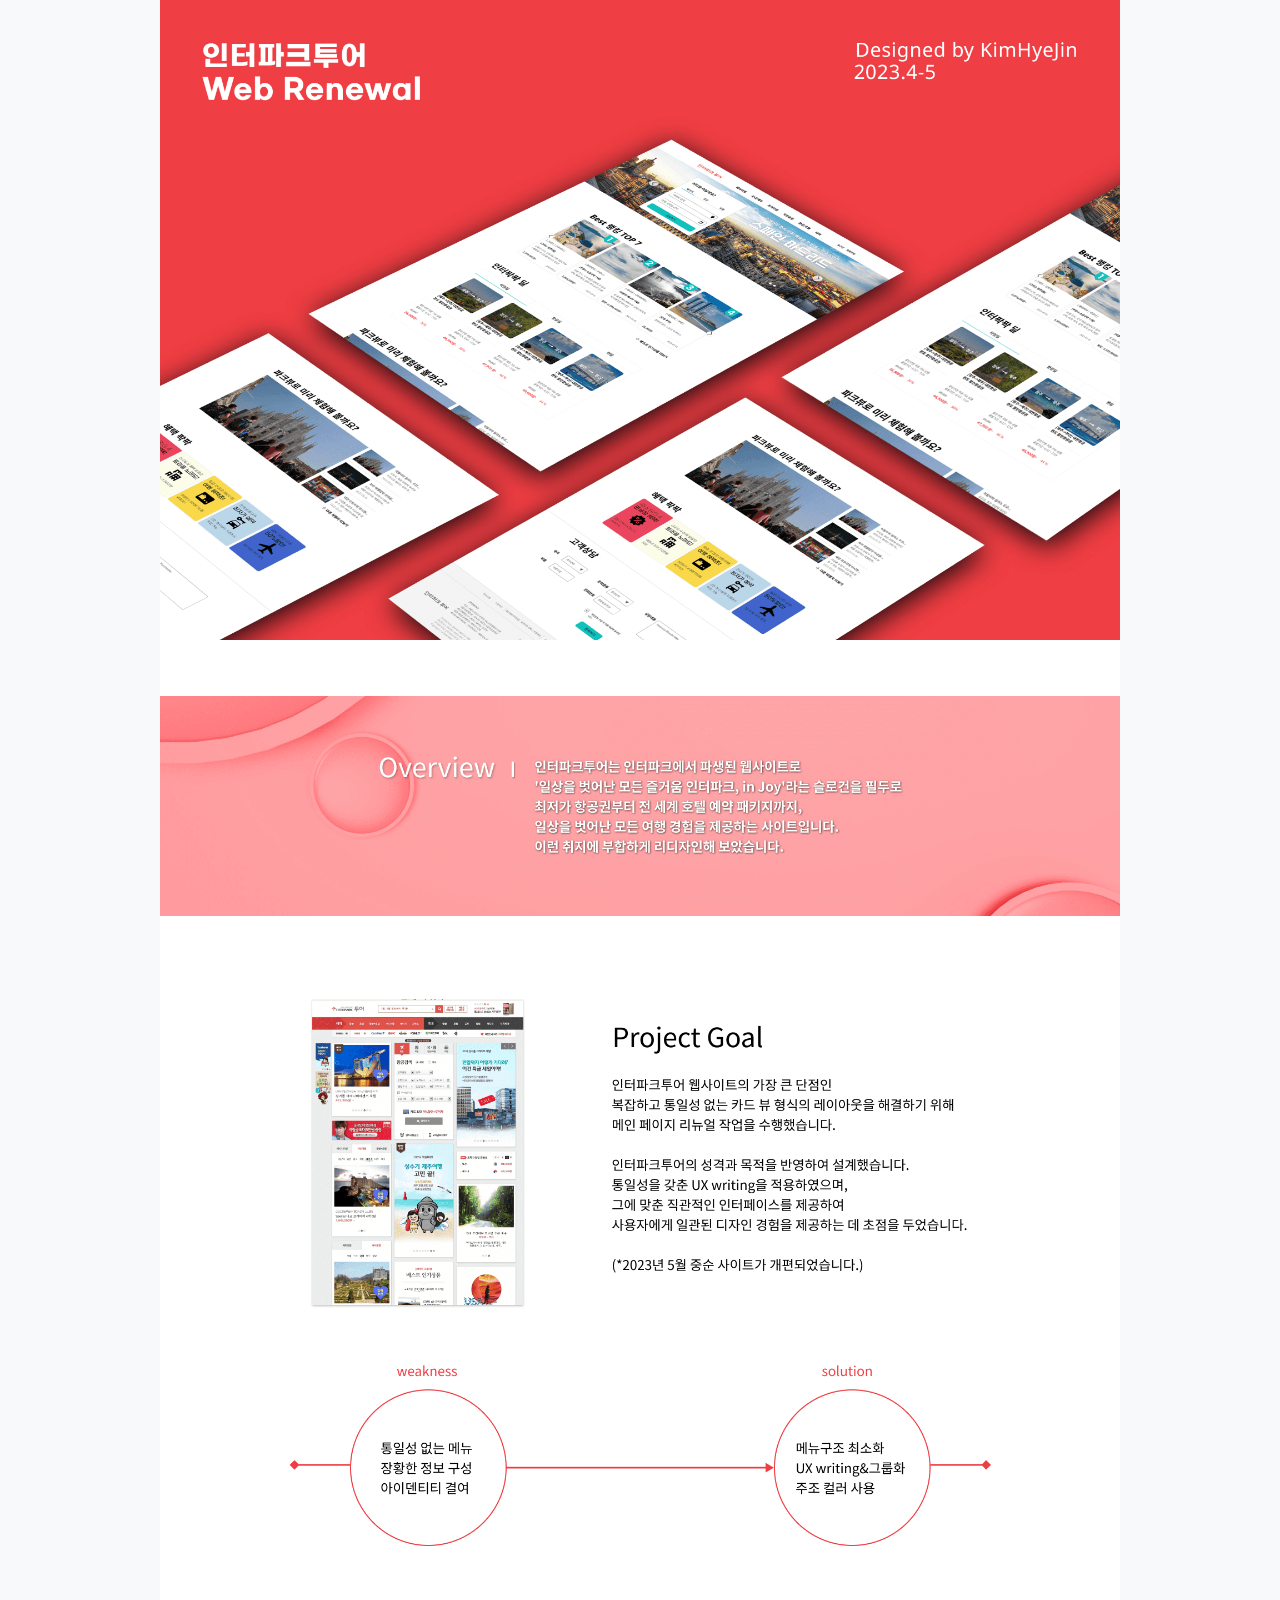
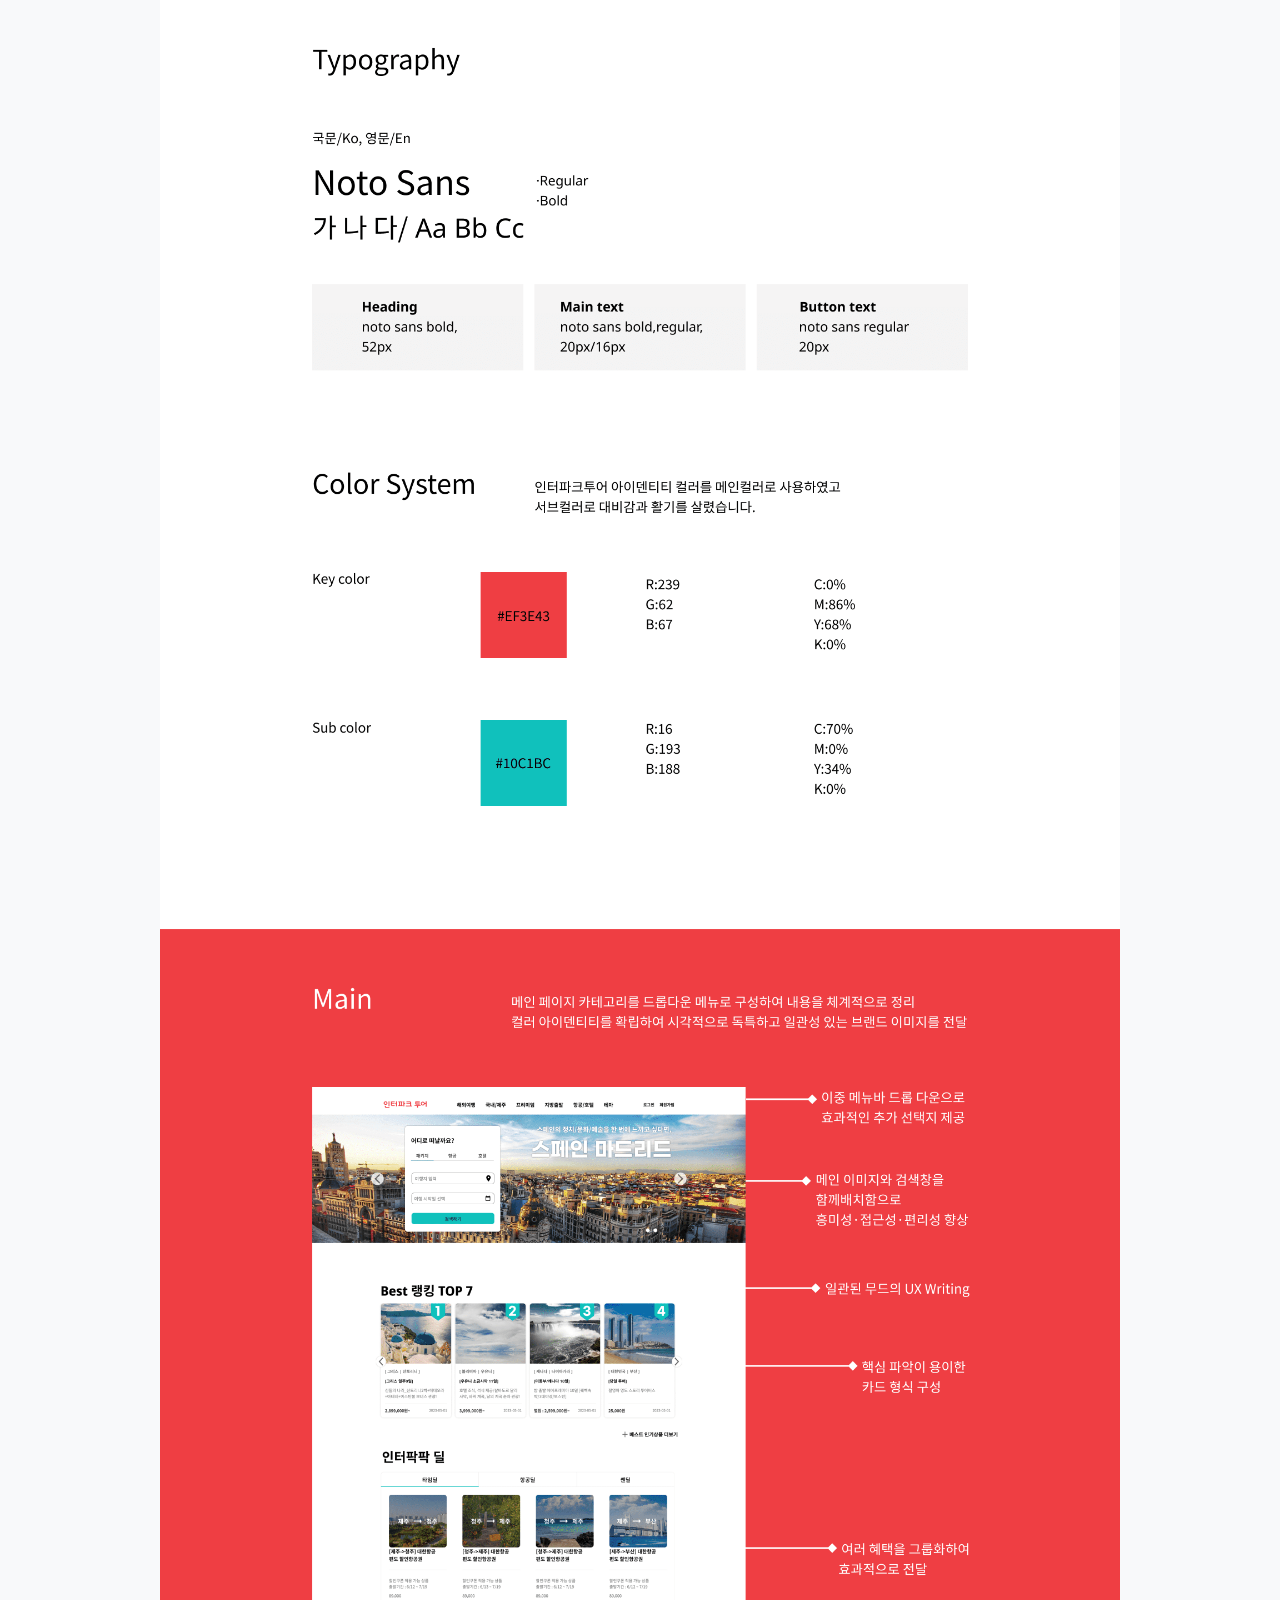
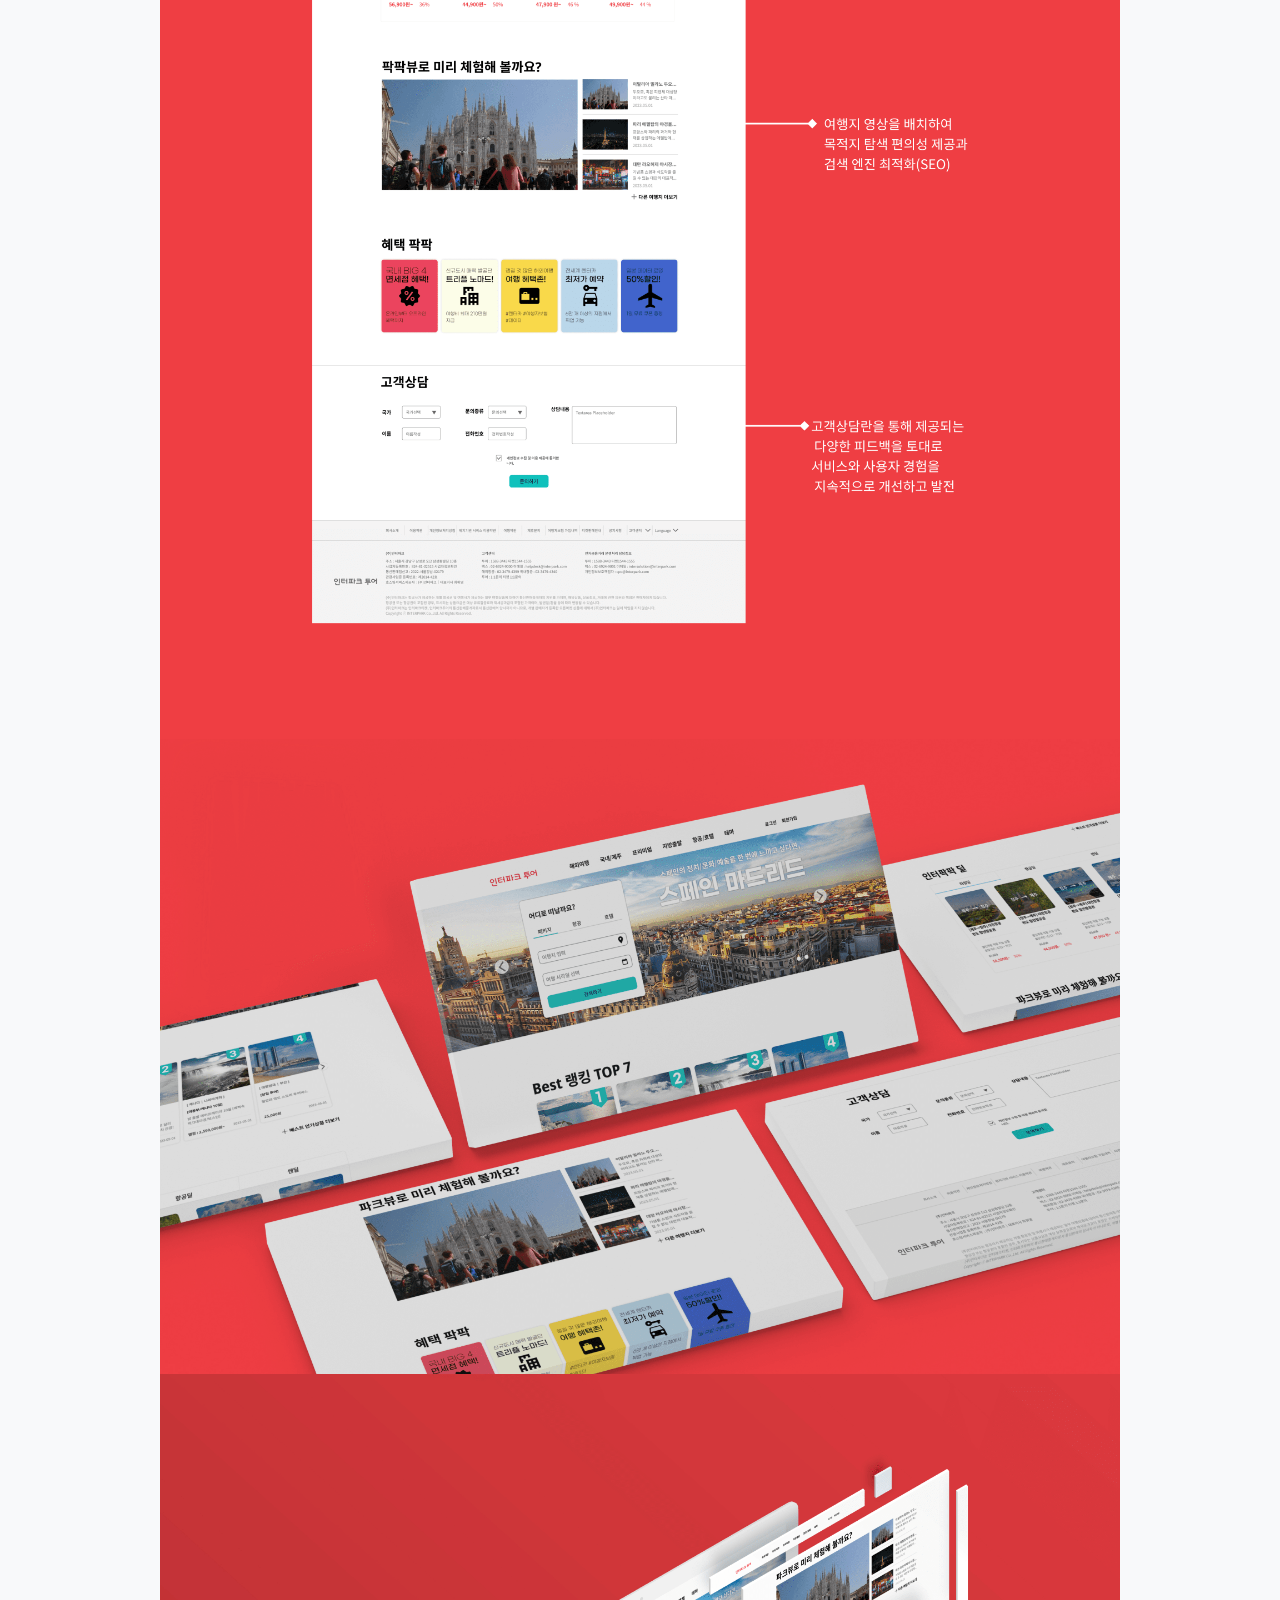
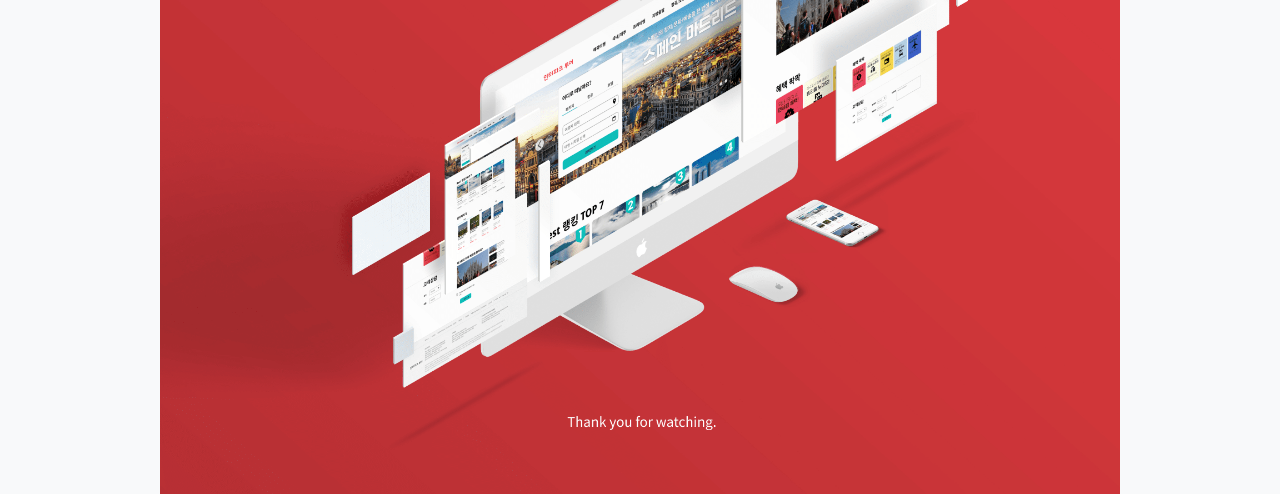
<file: sub1.html>
<!DOCTYPE html>
<html lang="en">
<head>
    <meta charset="UTF-8">
    <meta name="viewport" content="width=device-width, initial-scale=1.0">
    <link rel="stylesheet" href="./css/styles.css">
    <title>인터파크투어 리디자인</title>
</head>
<body>
    <div class="designImg">
        <img src="./assets/img/project01.png" alt="인터파크장표">
    </div>
</body>
</html>
</file>
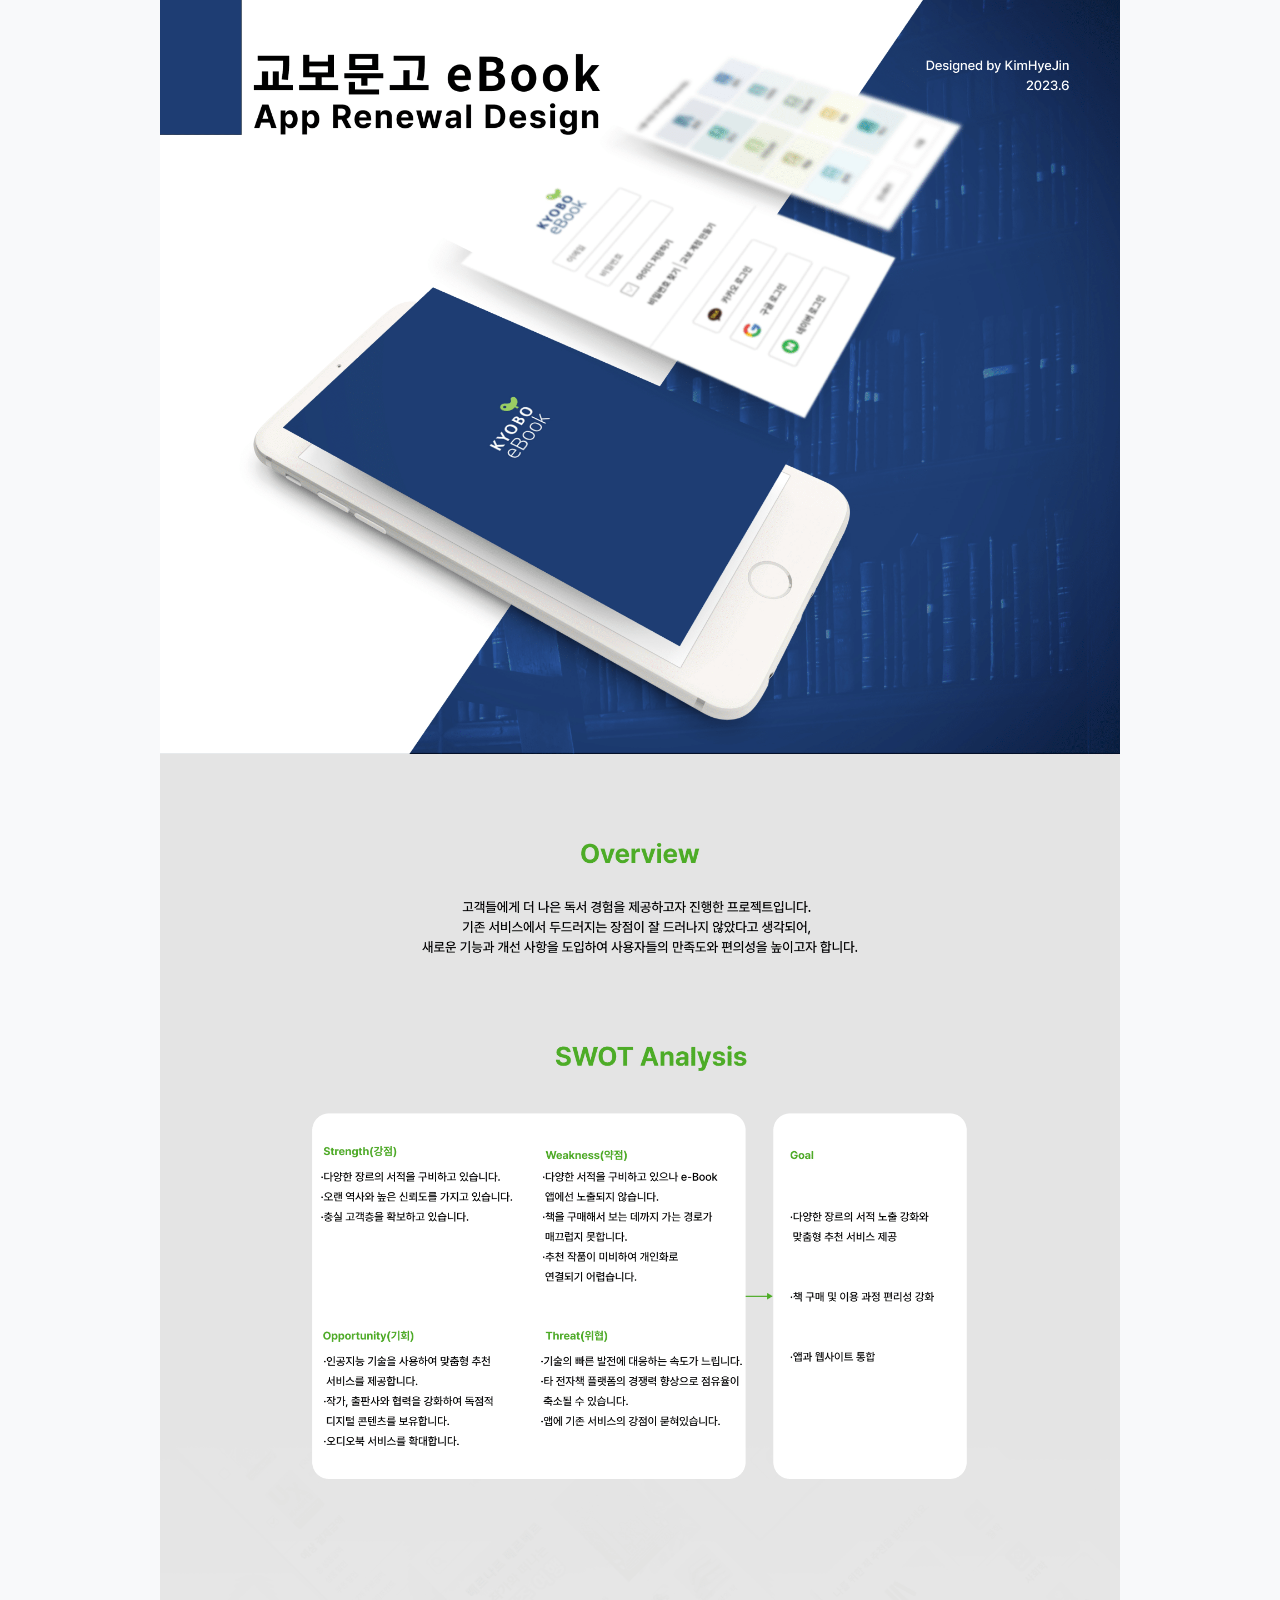
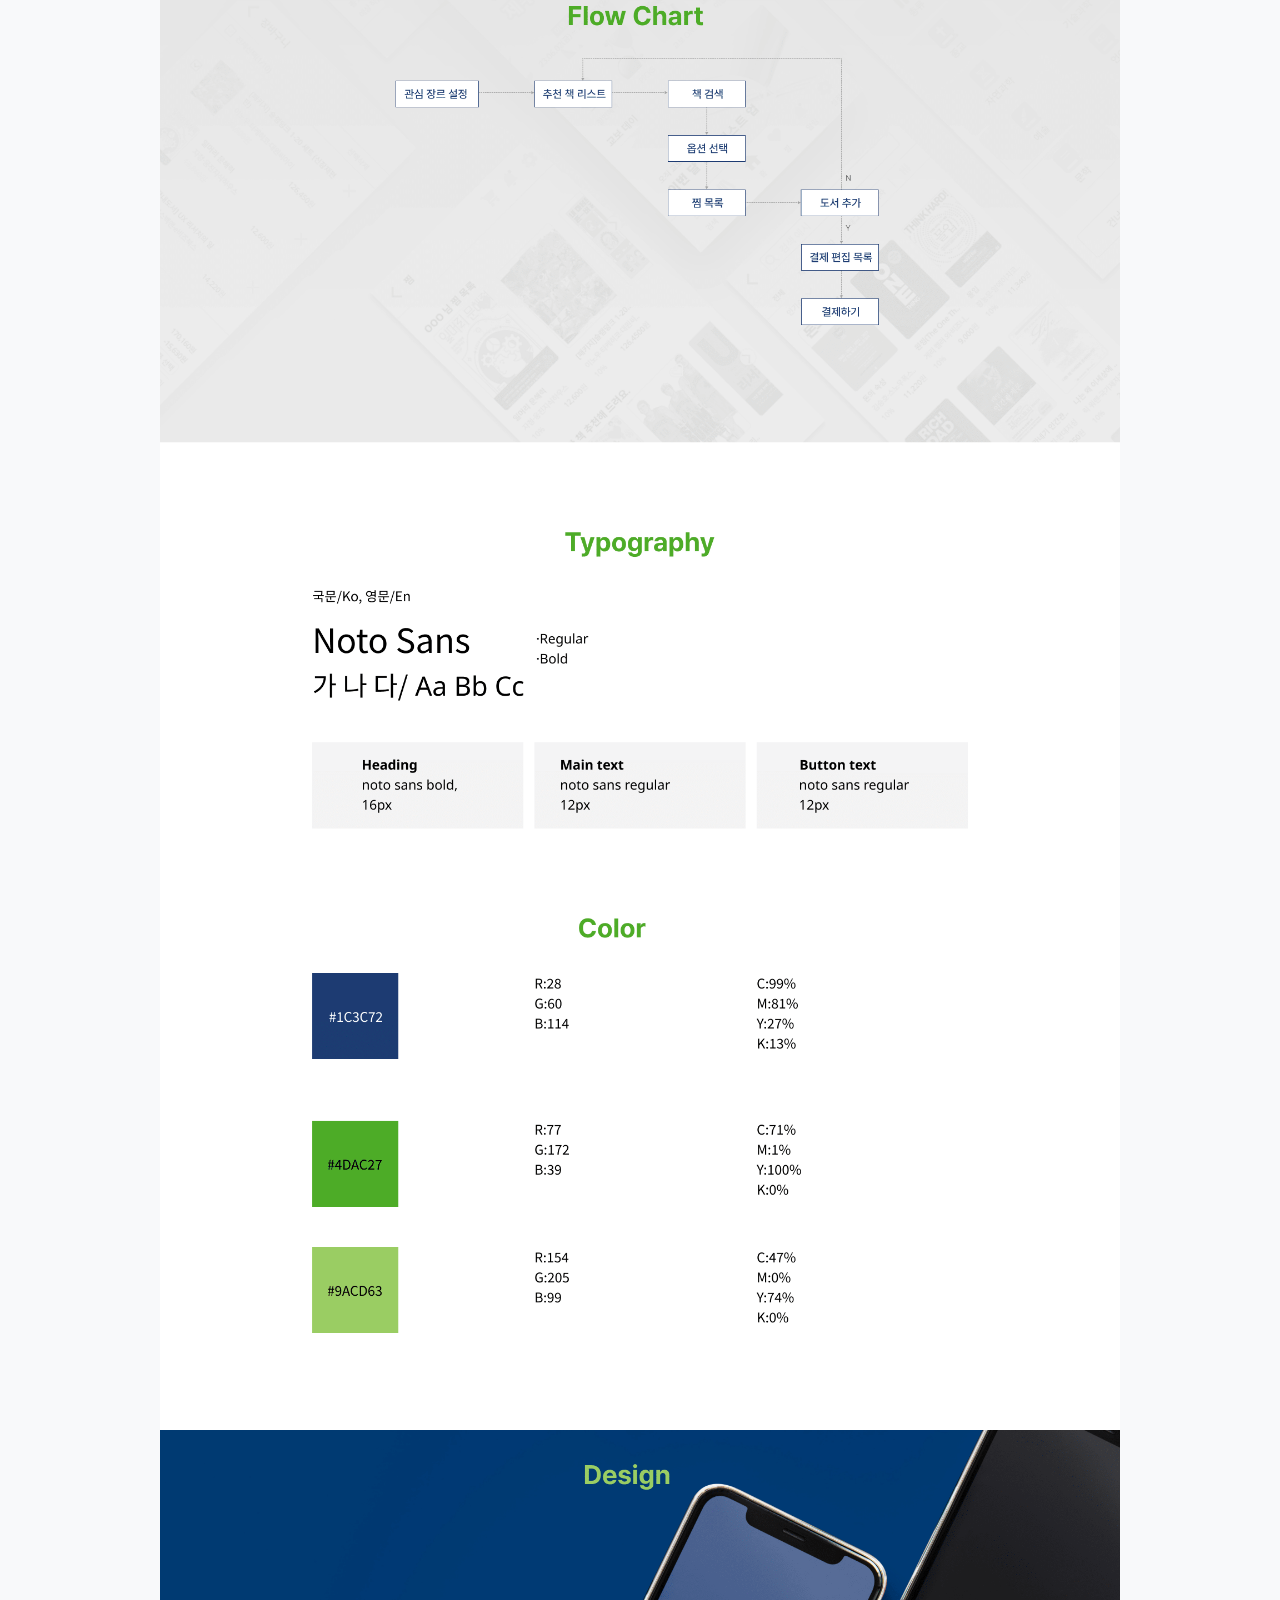
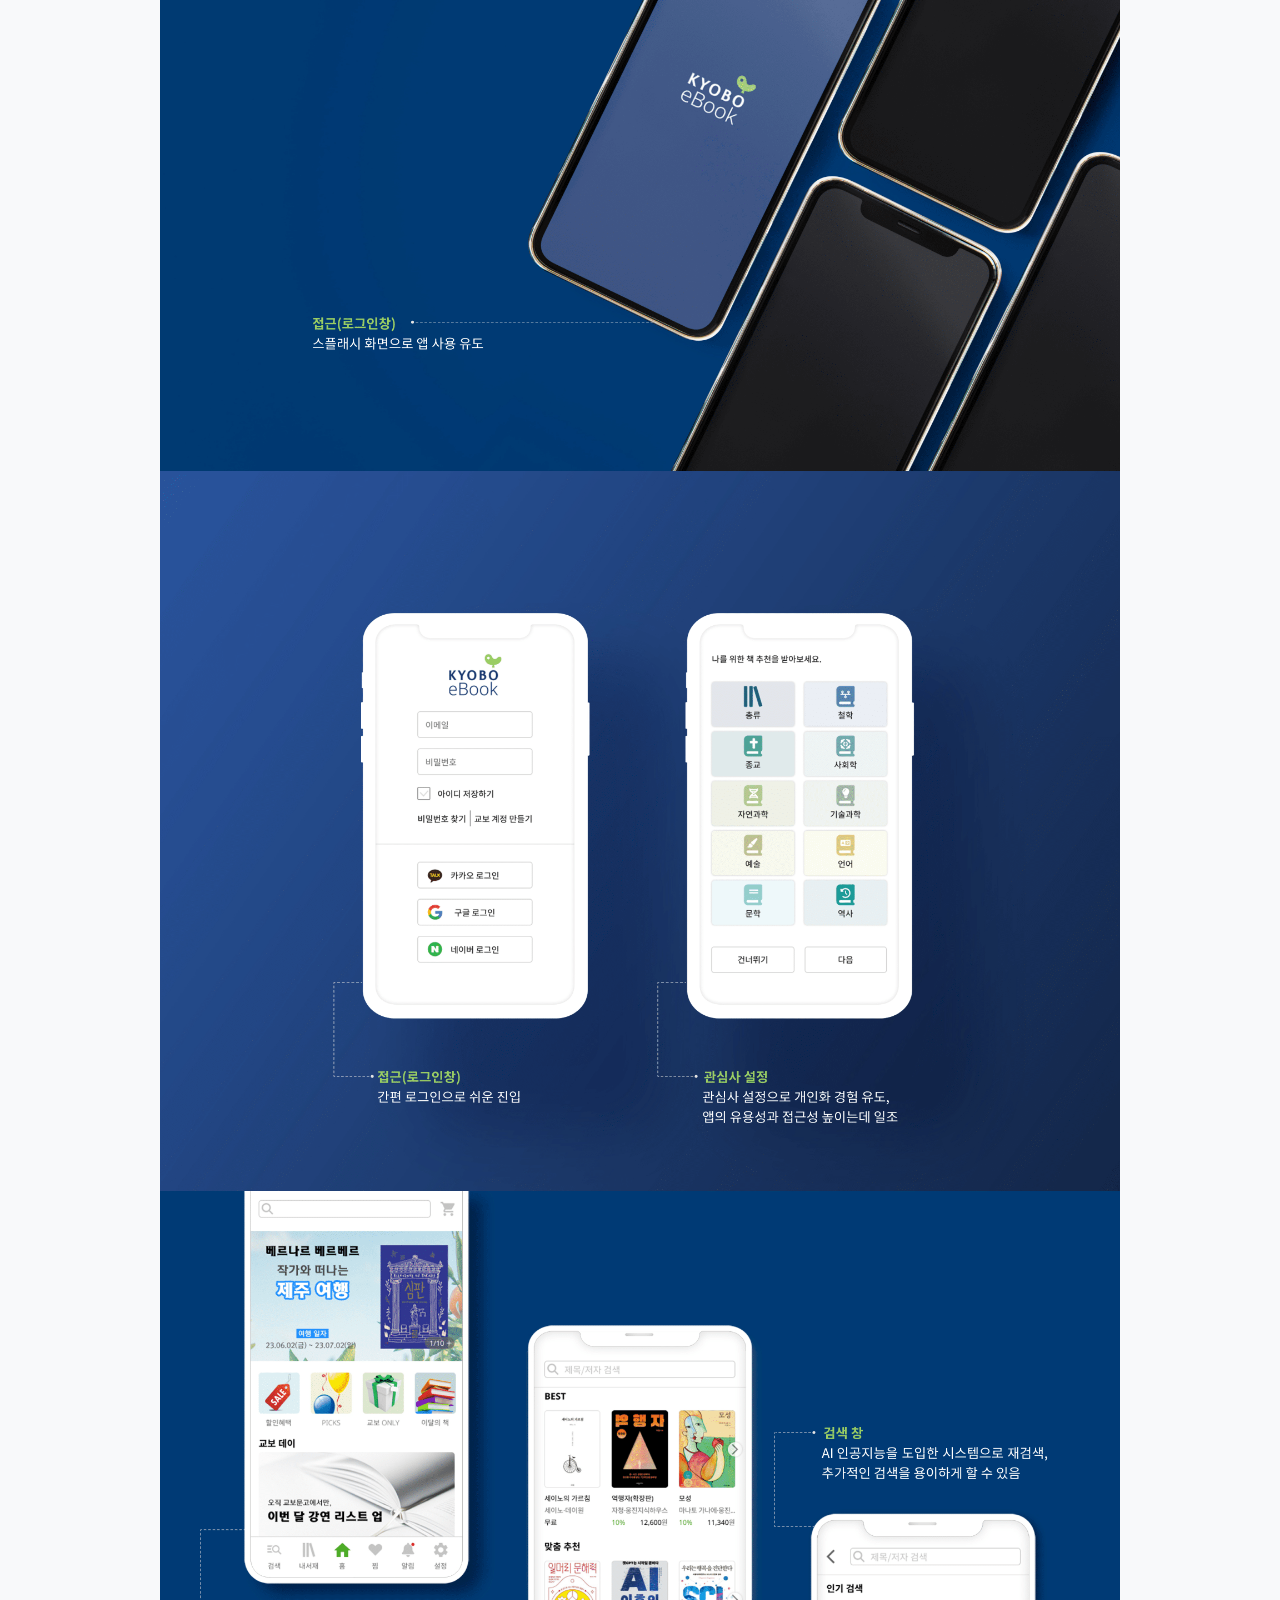
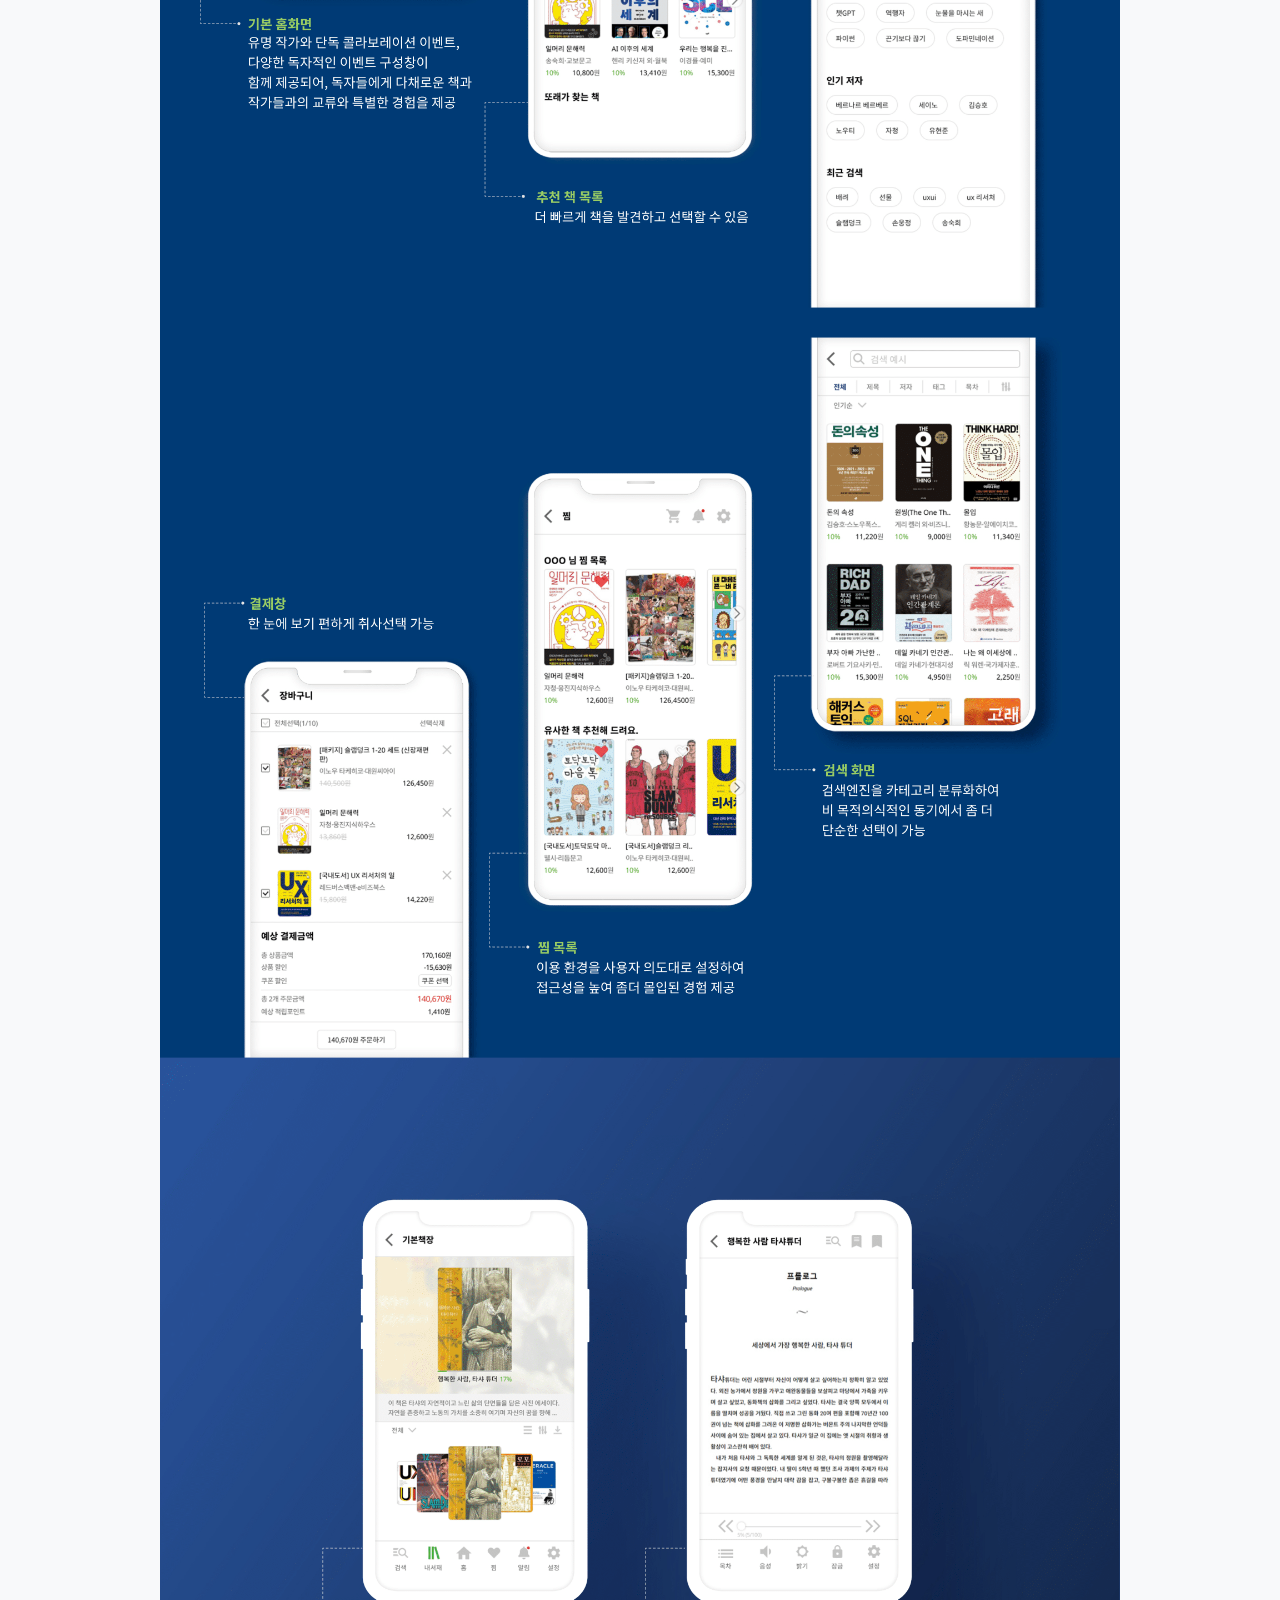
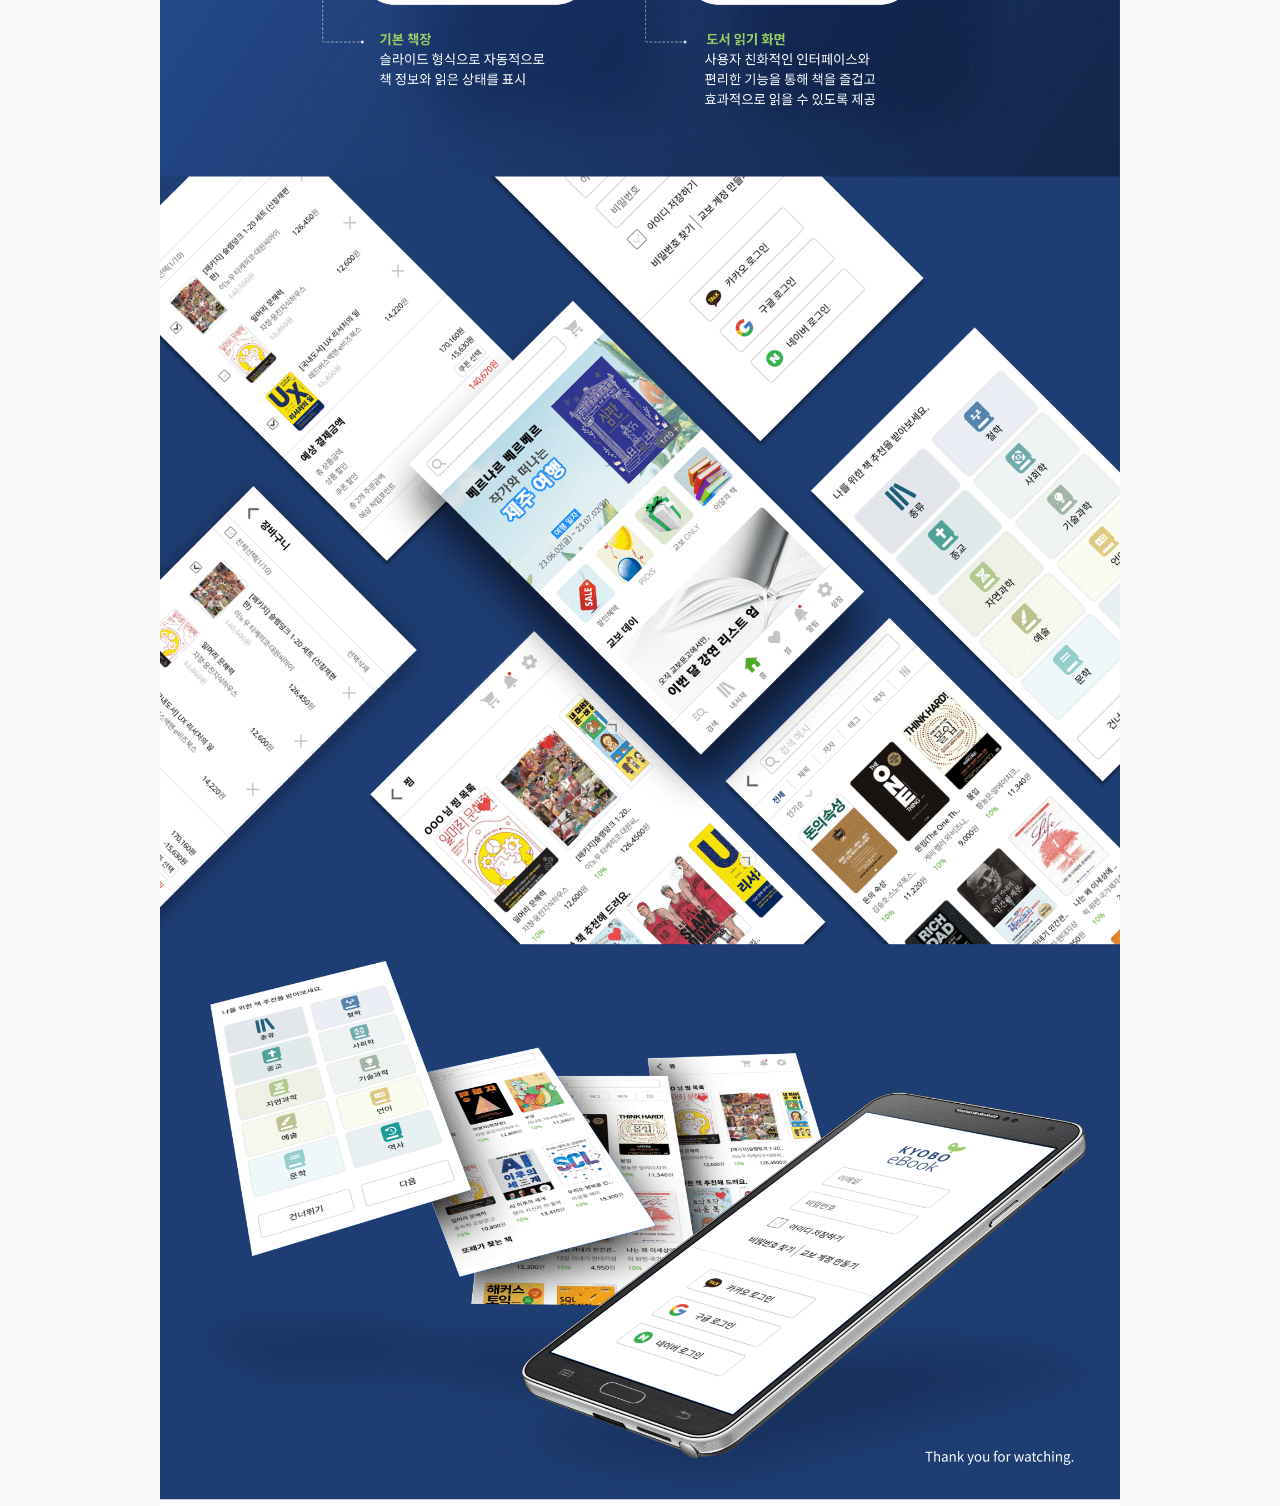
<file: sub2.html>
<!DOCTYPE html>
<html lang="en">
<head>
    <meta charset="UTF-8">
    <meta name="viewport" content="width=device-width, initial-scale=1.0">
    <link rel="stylesheet" href="./css/styles.css">
    <title>교보문고 ebook App 리디자인</title>
</head>
<body>
    <div class="designImg">
        <img src="./assets/img/project02.png" alt="인터파크장표">
    </div>
</body>
</html>
</file>
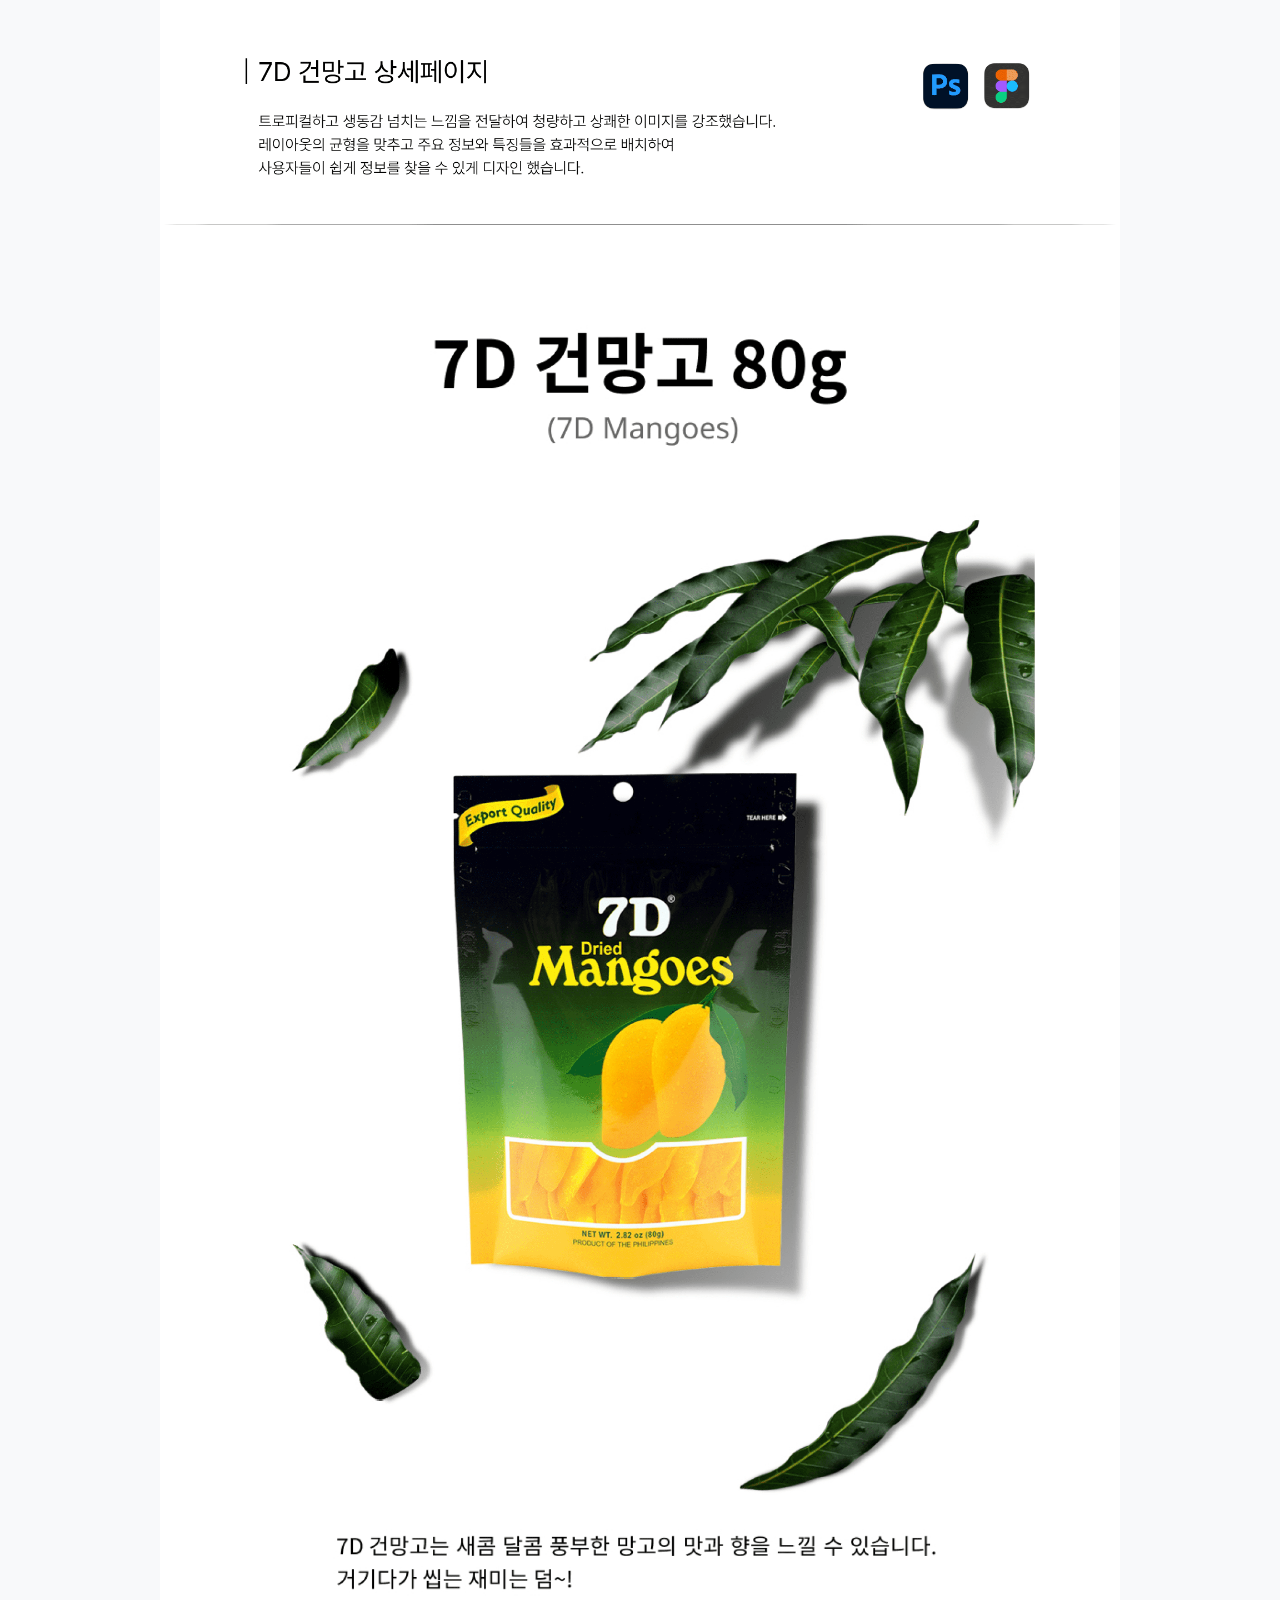
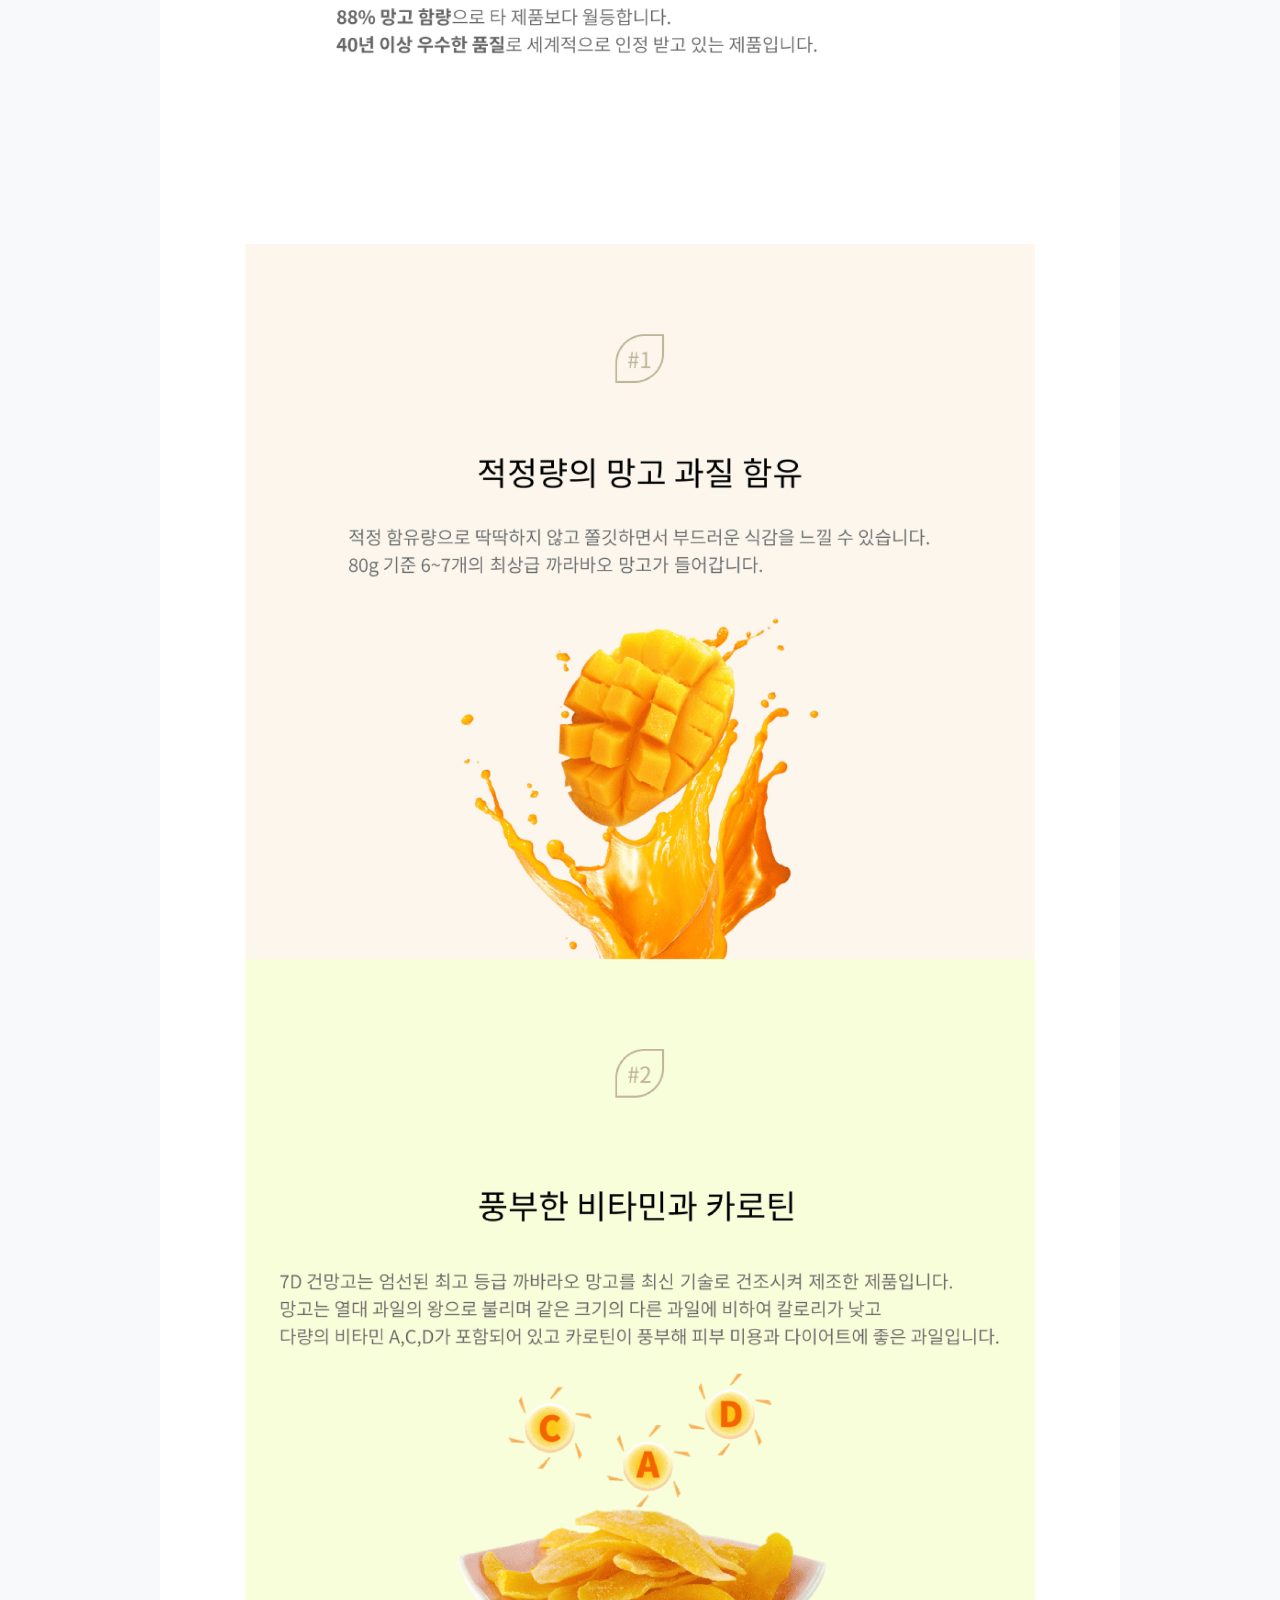
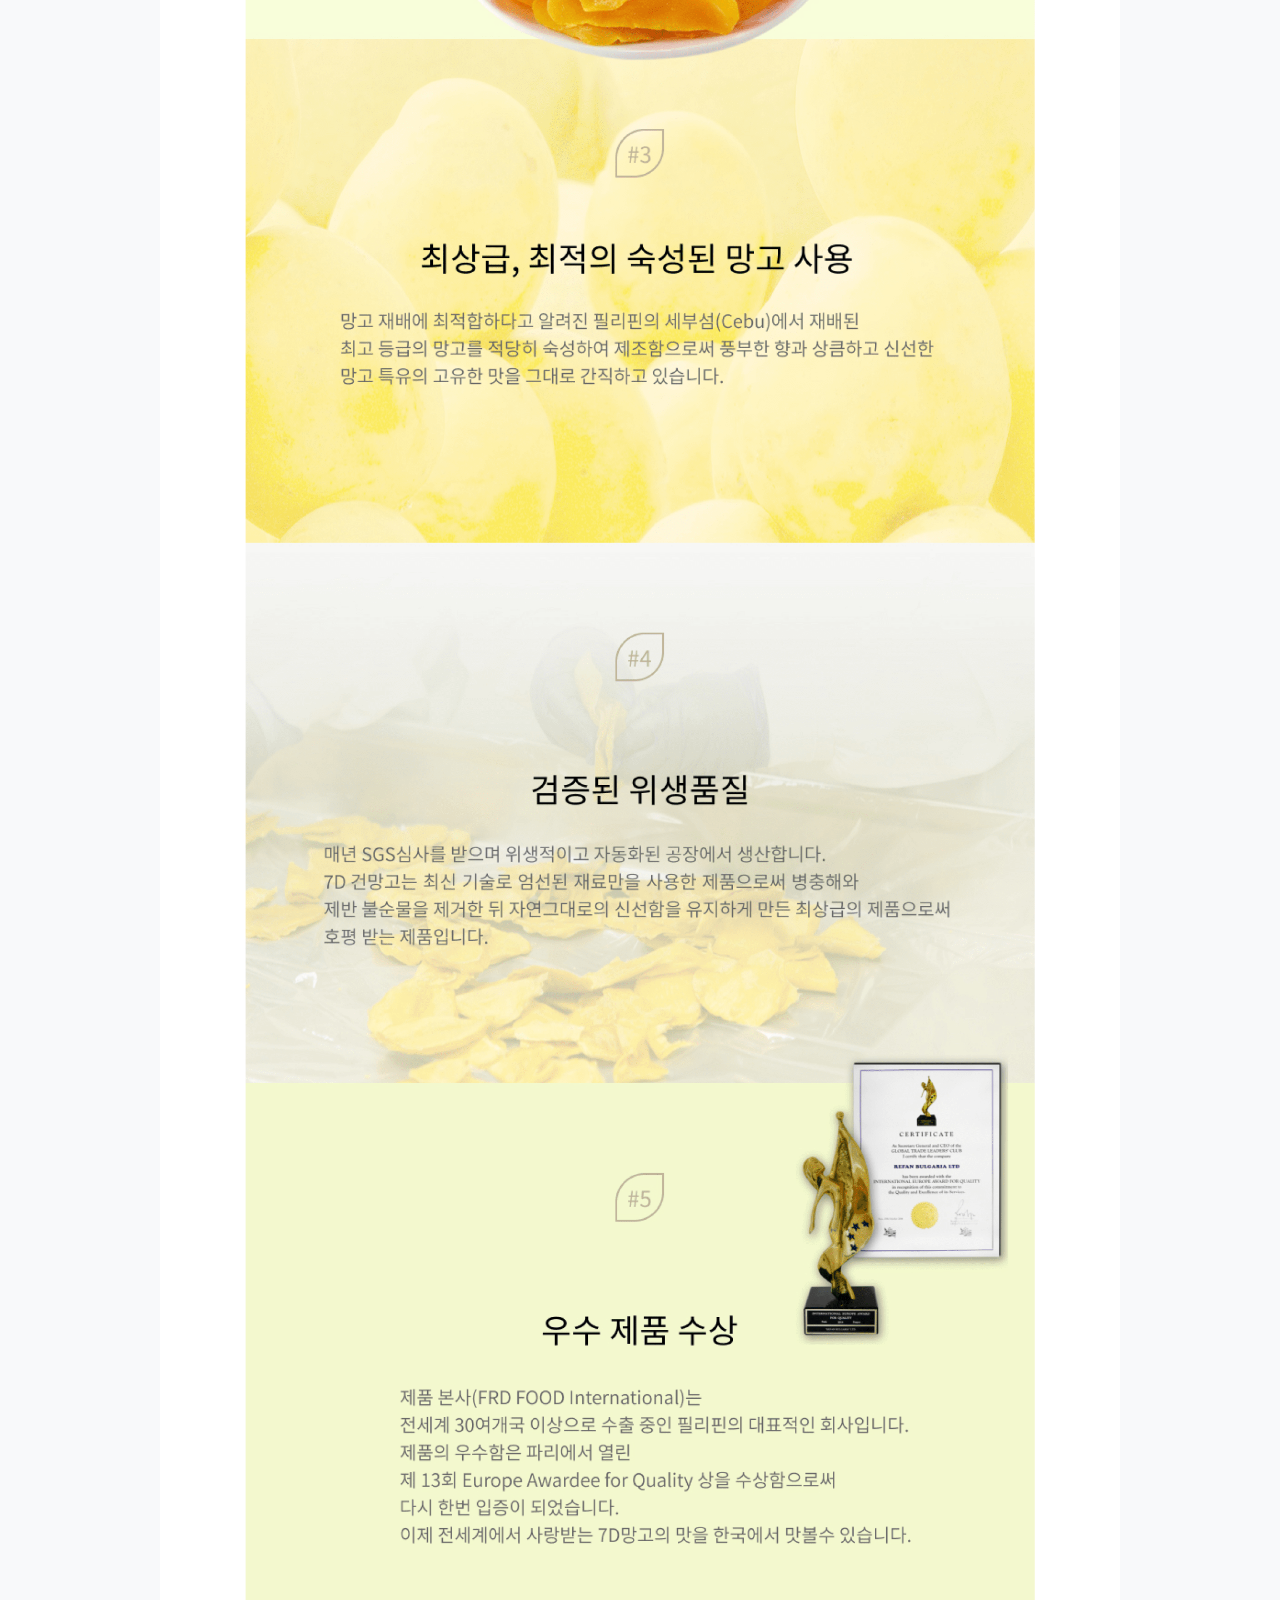
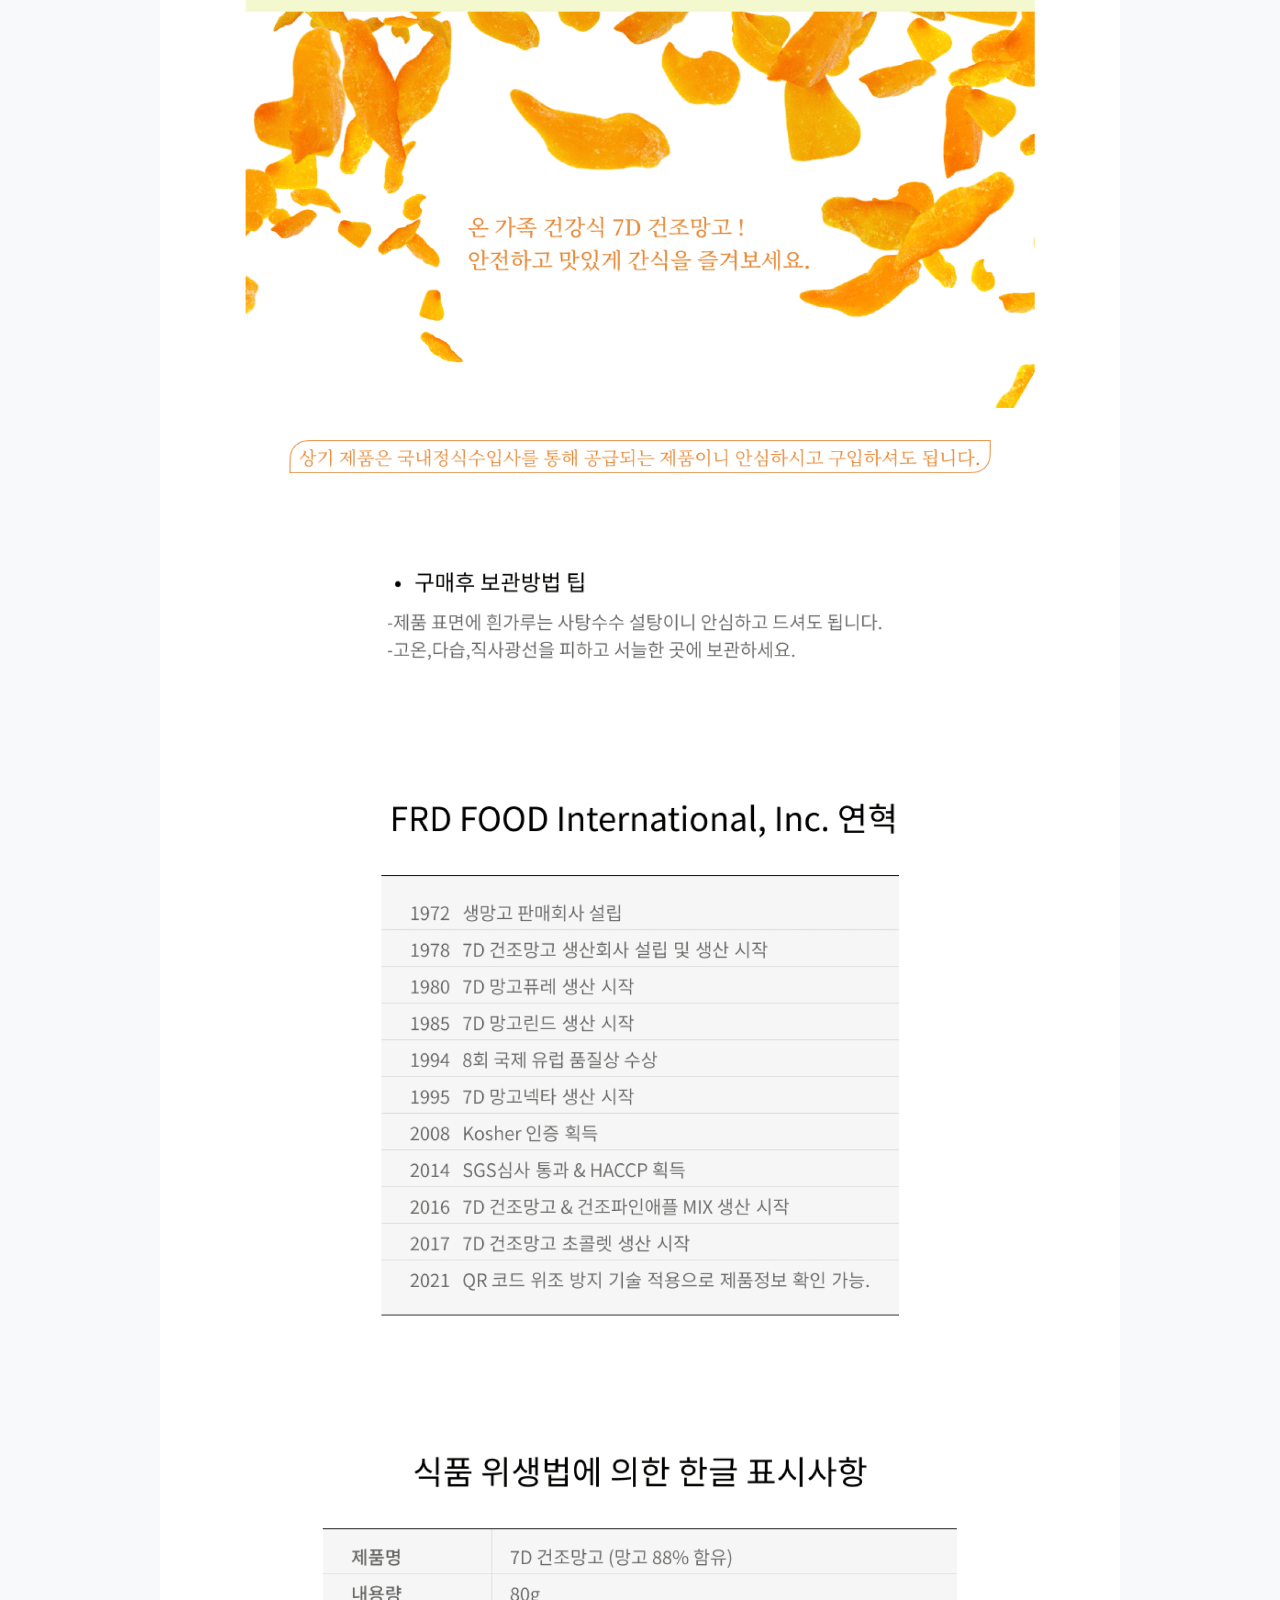
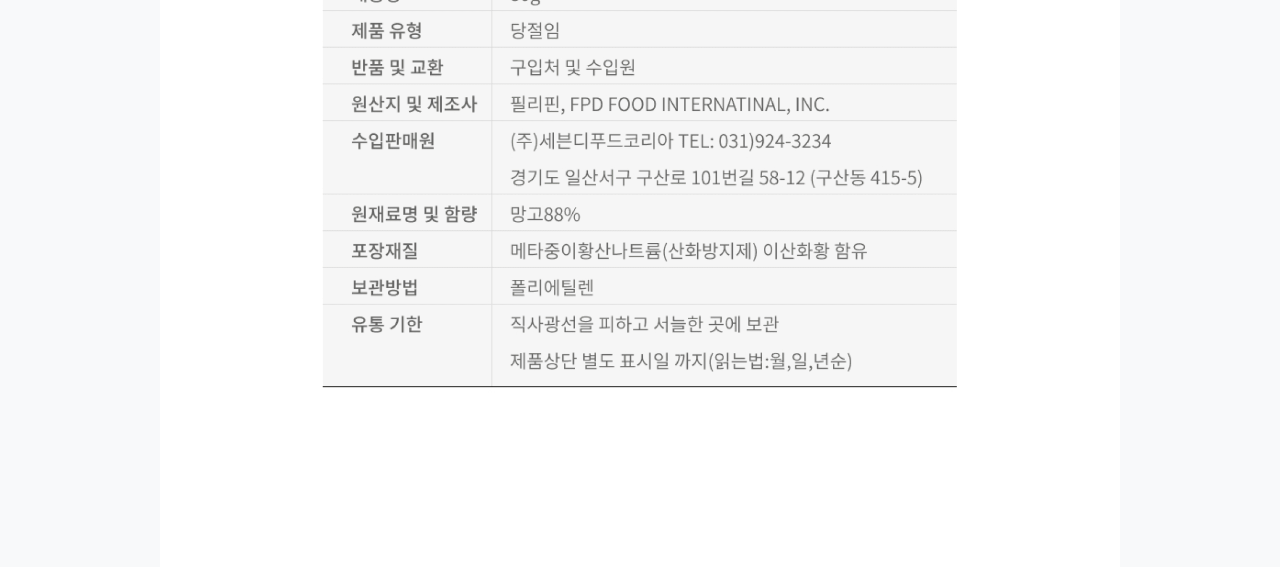
<file: sub4.html>
<!DOCTYPE html>
<html lang="en">
<head>
    <meta charset="UTF-8">
    <meta name="viewport" content="width=device-width, initial-scale=1.0">
    <link rel="stylesheet" href="./css/styles.css">
    <title>7D 건망고 상세페이지</title>
</head>
<body>
    <div class="designImg">
        <img src="./assets/img/project04.png" alt="인터파크장표">
    </div>
</body>
</html>
</file>
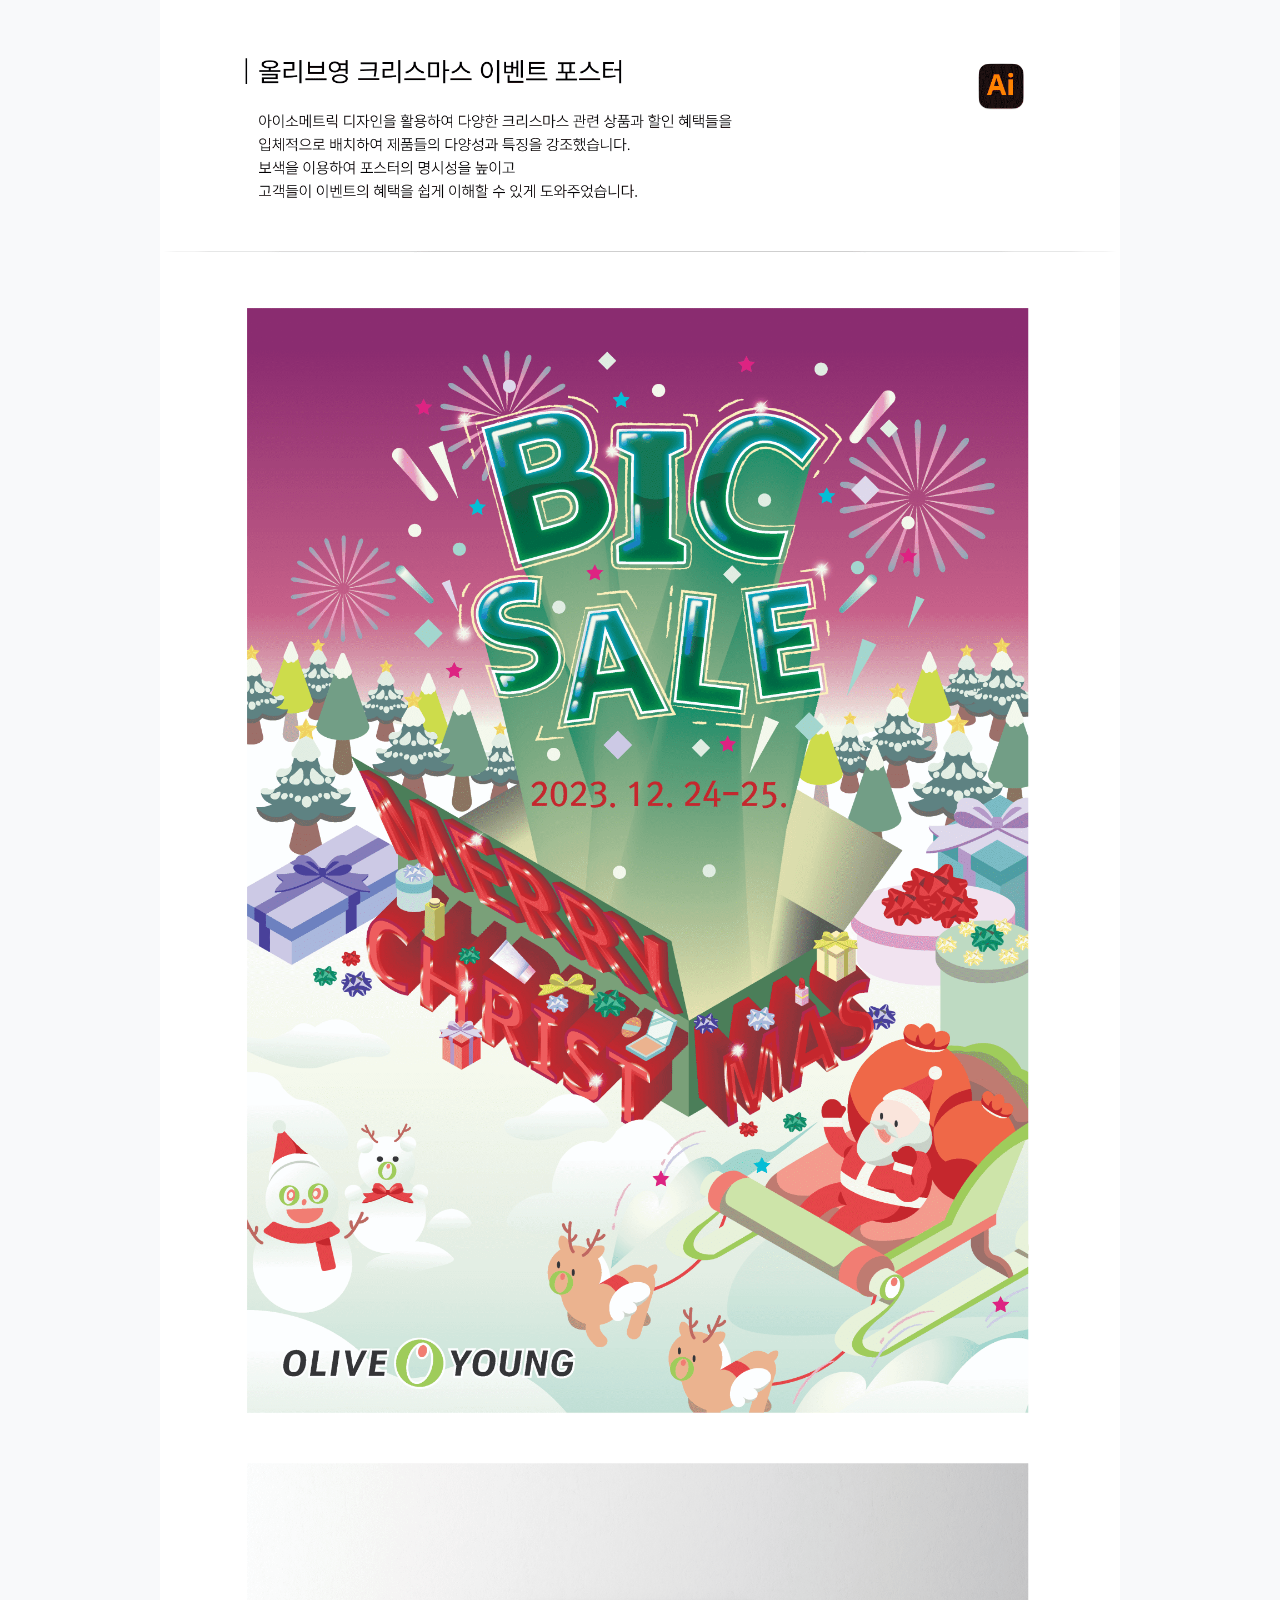
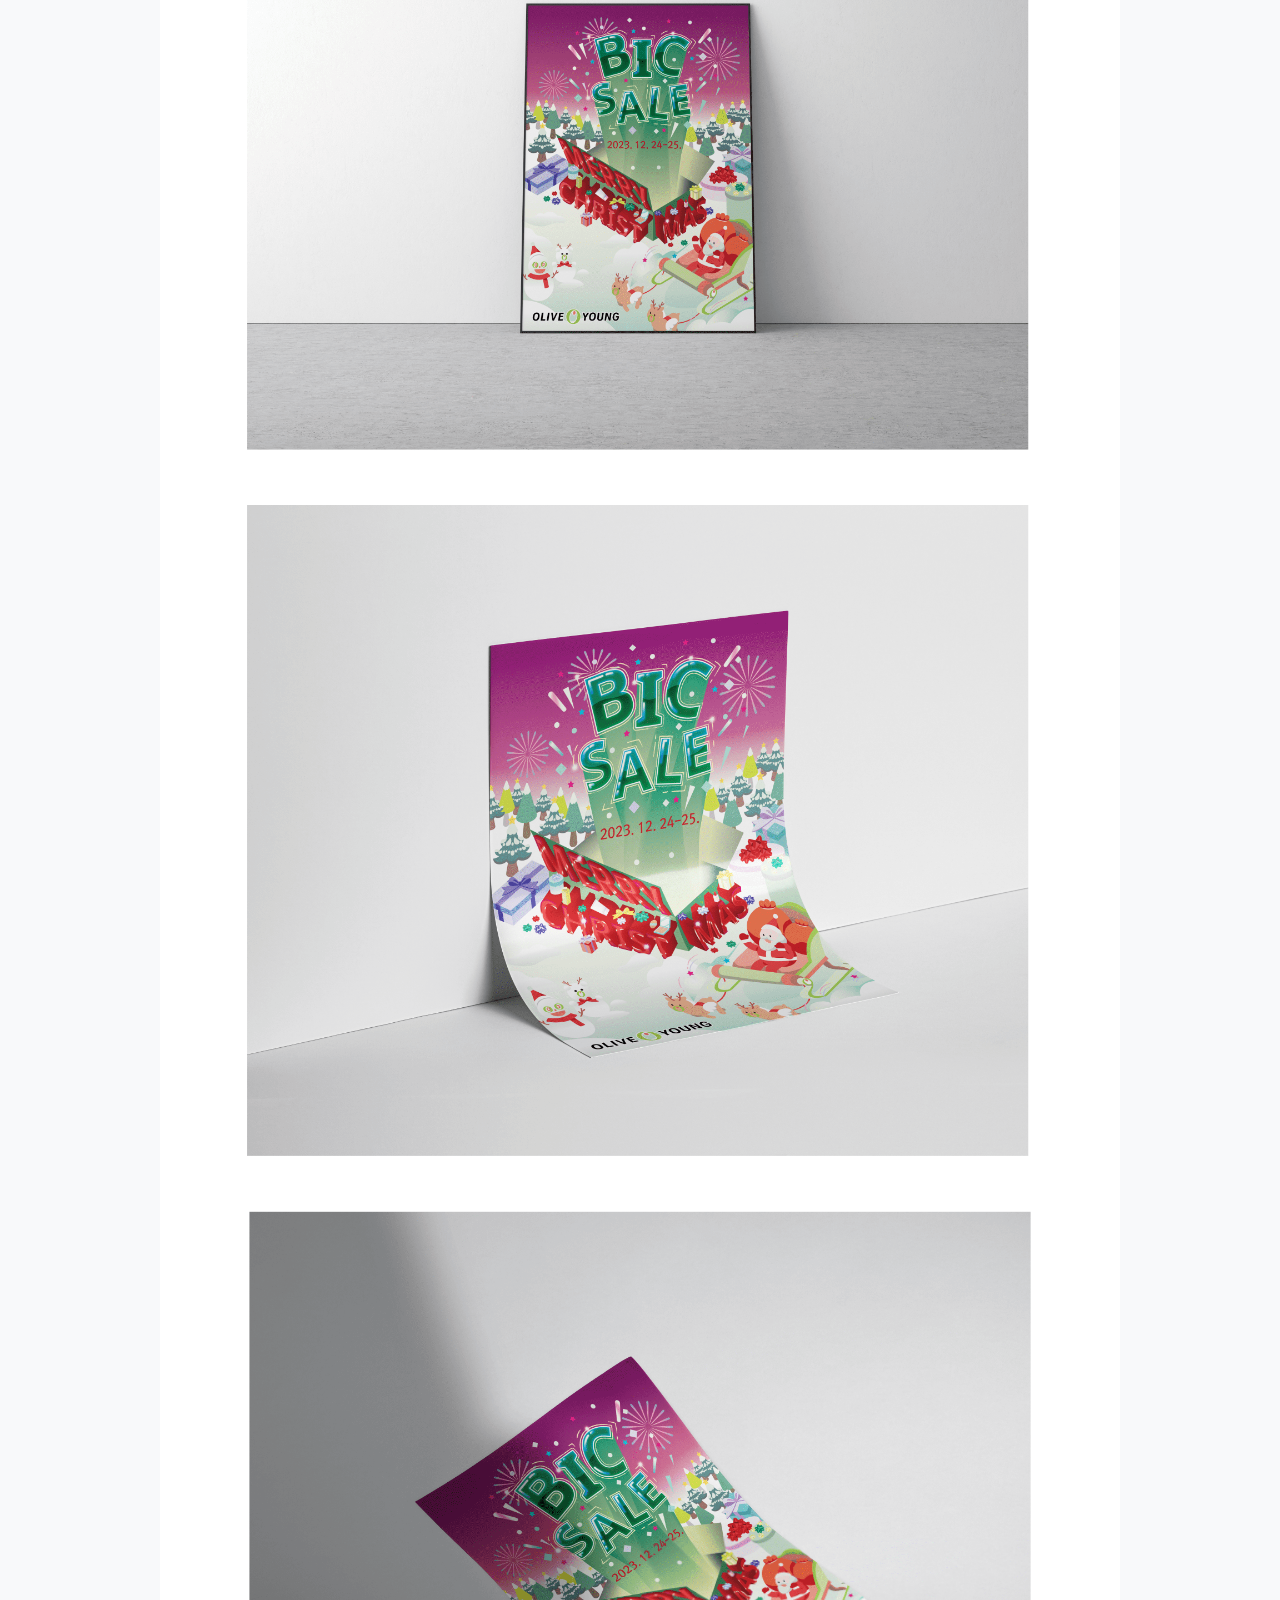
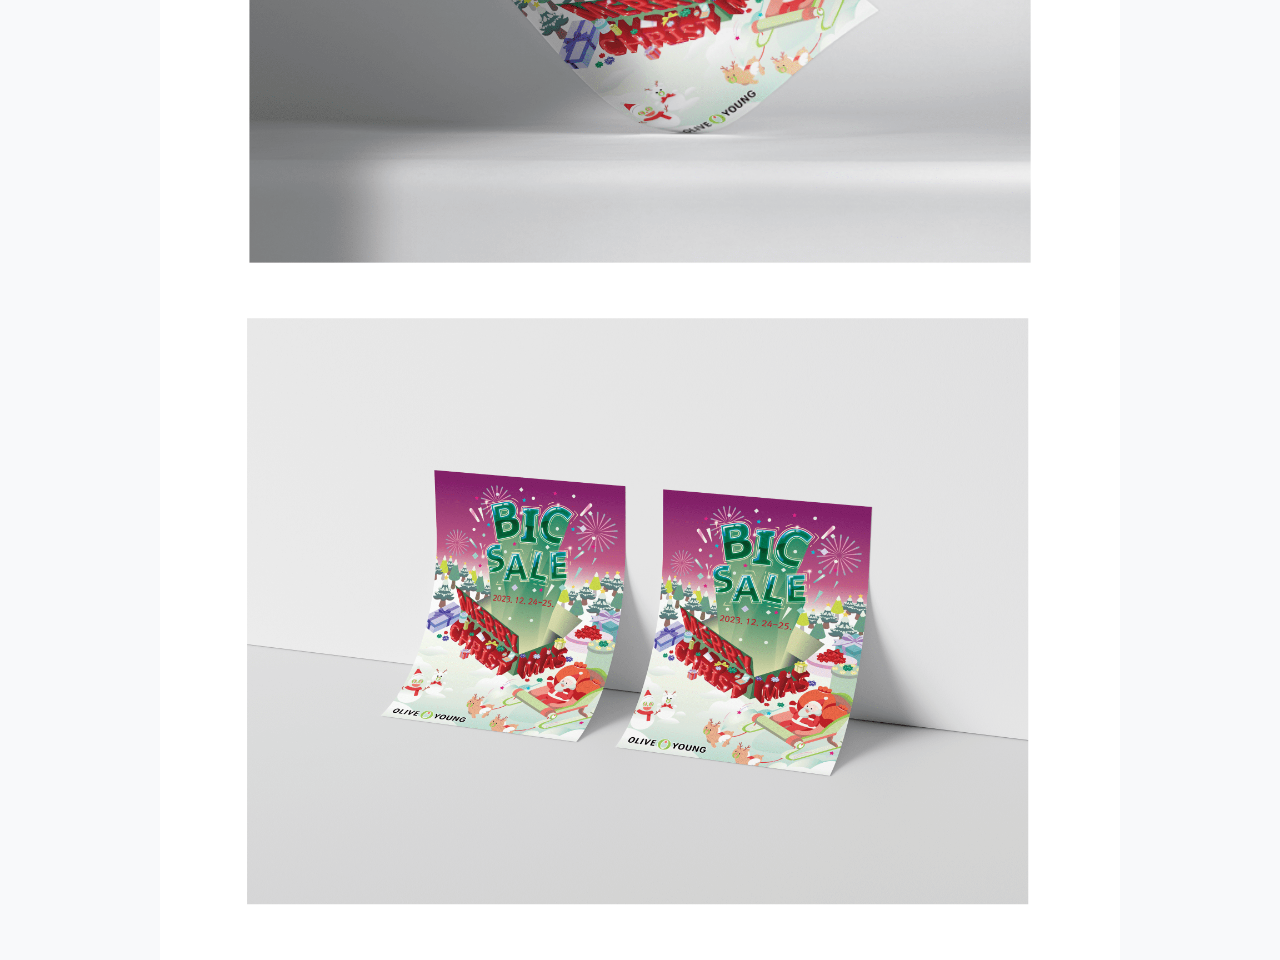
<file: sub5.html>
<!DOCTYPE html>
<html lang="en">
<head>
    <meta charset="UTF-8">
    <meta name="viewport" content="width=device-width, initial-scale=1.0">
    <link rel="stylesheet" href="./css/styles.css">
    <title>올리브영 이벤트 페이지</title>
</head>
<body>
    <div class="designImg">
        <img src="./assets/img/project05.png" alt="">
    </div>
</body>
</html>
</file>
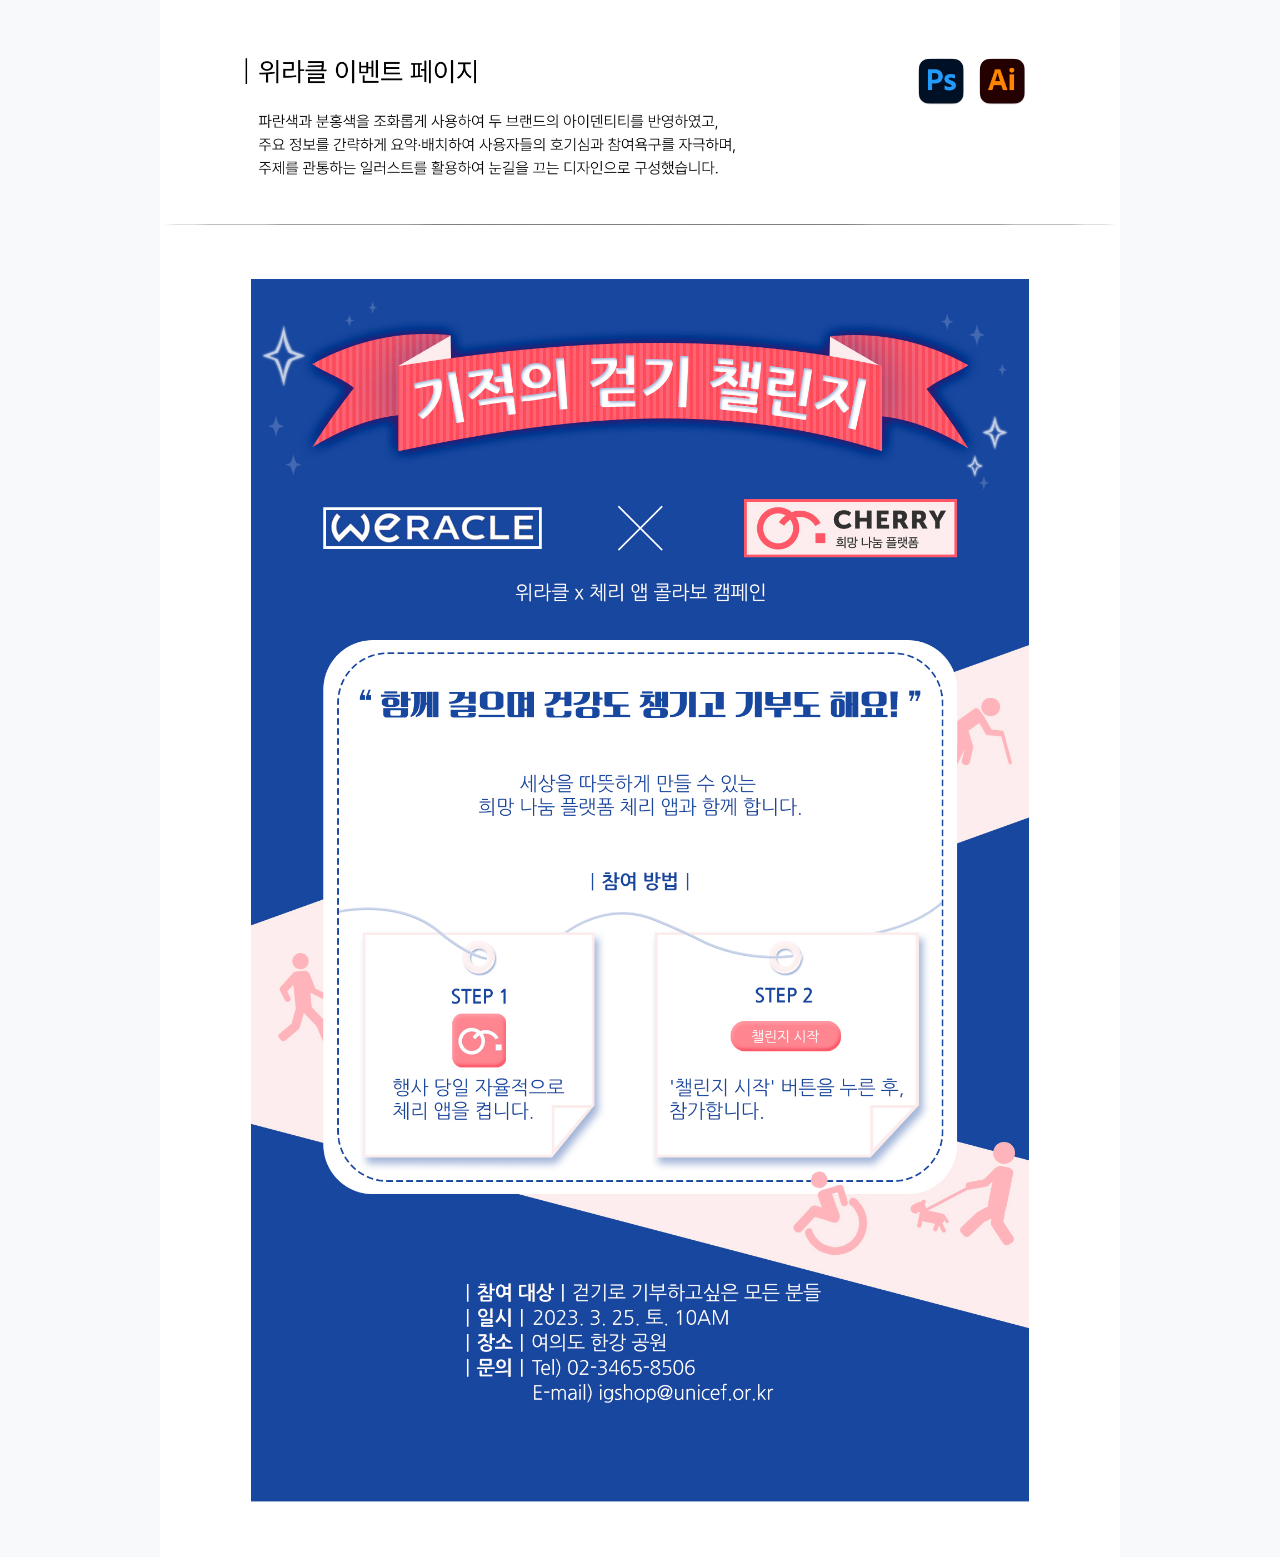
<file: sub6.html>
<!DOCTYPE html>
<html lang="en">
<head>
    <meta charset="UTF-8">
    <meta name="viewport" content="width=device-width, initial-scale=1.0">
    <link rel="stylesheet" href="./css/styles.css">
    <title>기적의 걷기 챌린지 이벤트 페이지</title>
</head>
<body>
    <div class="designImg">
        <img src="./assets/img/project06.png" alt="">
    </div>
</body>
</html>
</file>
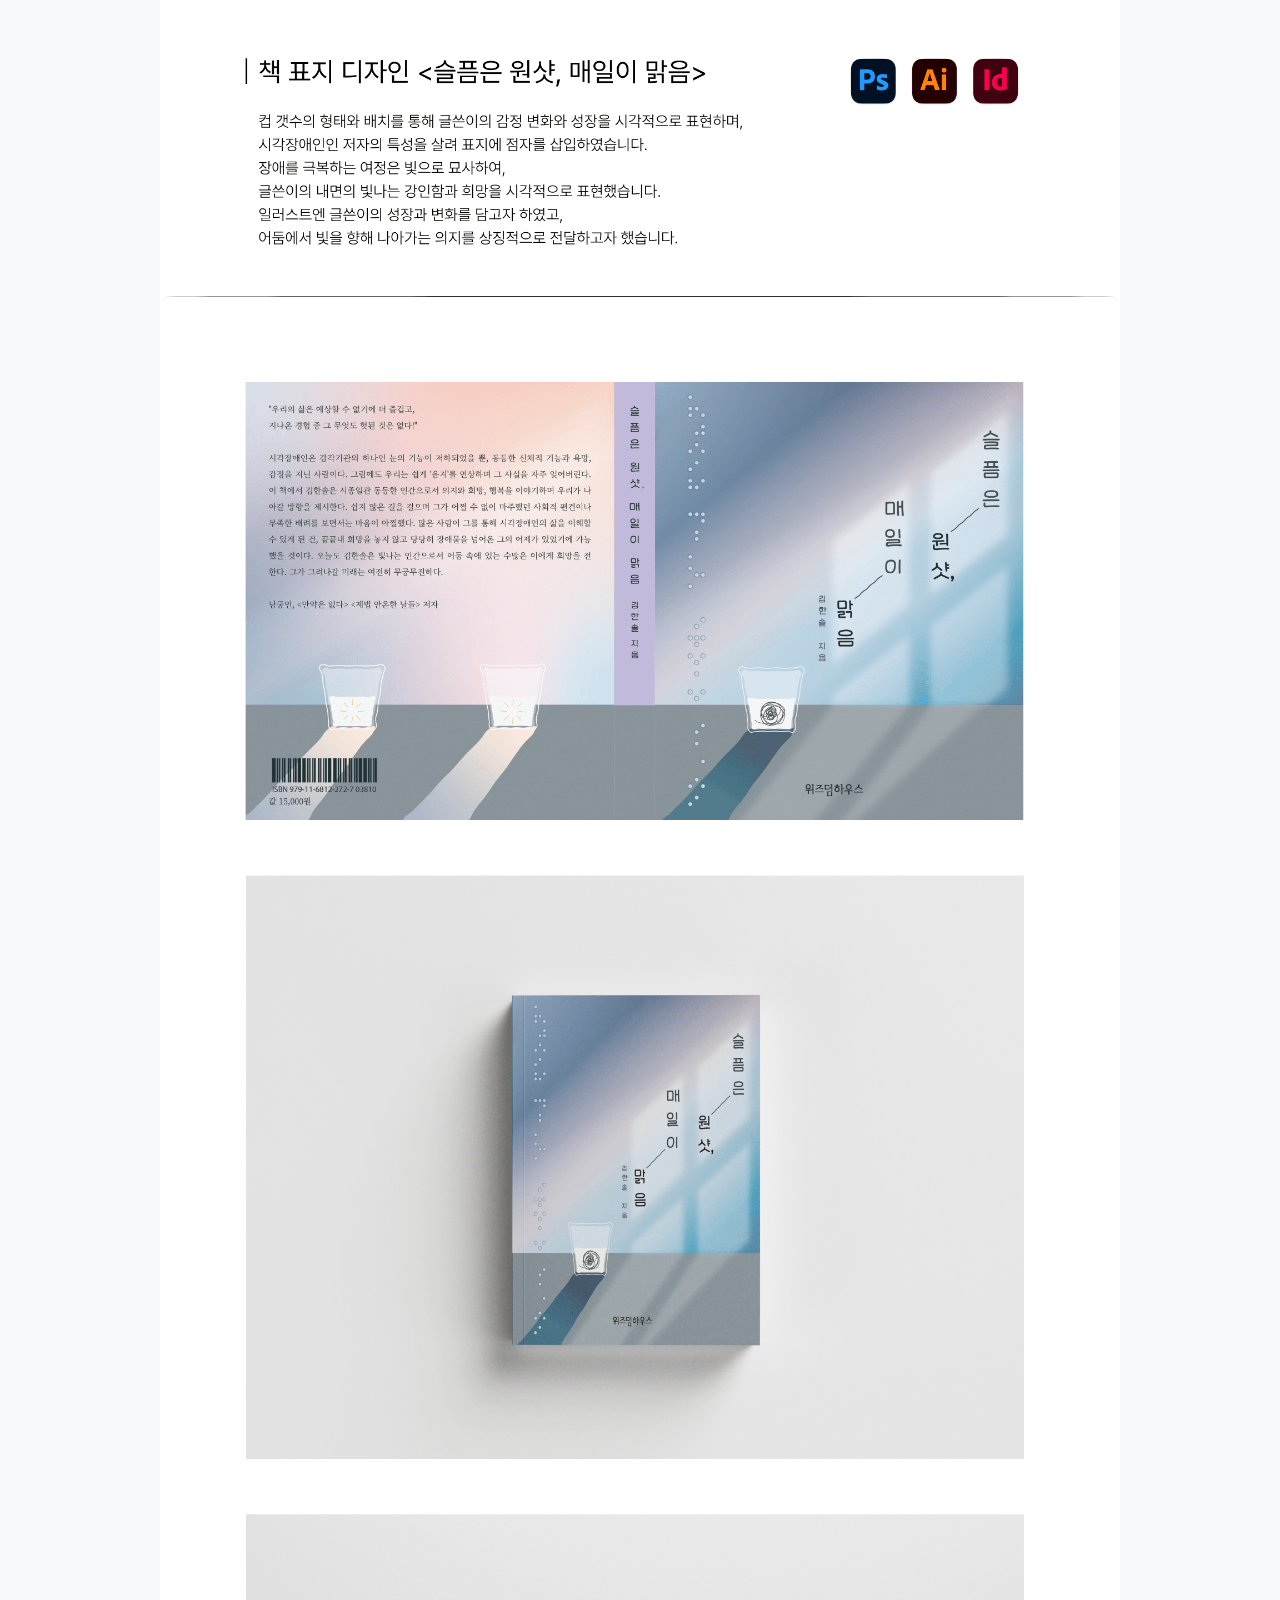
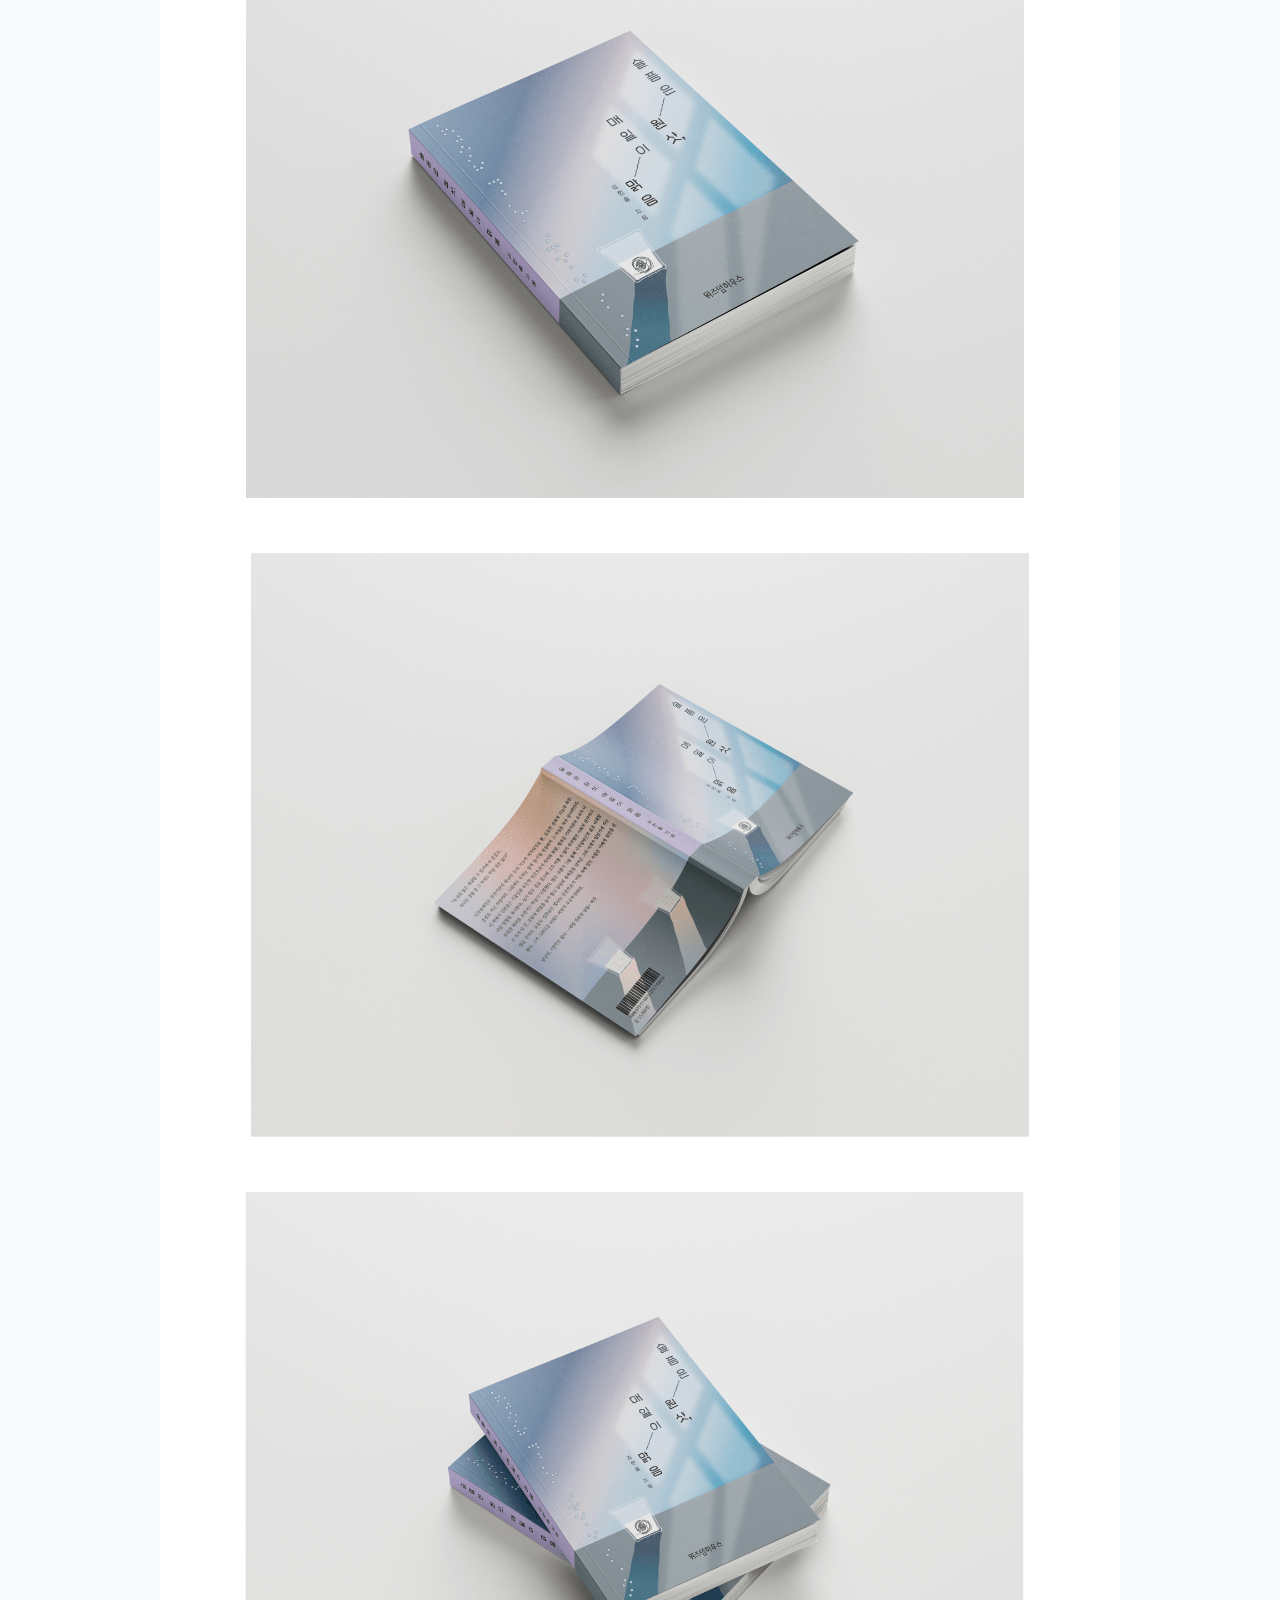
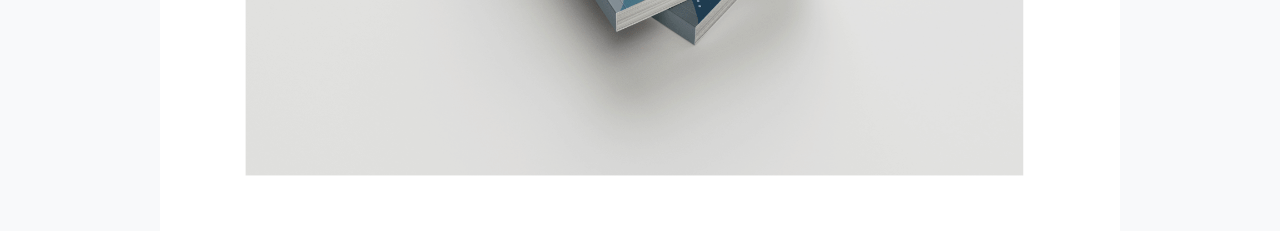
<file: sub7.html>
<!DOCTYPE html>
<html lang="en">
<head>
    <meta charset="UTF-8">
    <meta name="viewport" content="width=device-width, initial-scale=1.0">
    <link rel="stylesheet" href="./css/styles.css">
    <title>책 표지 디자인</title>
</head>
<body>
    <div class="designImg">
        <img src="./assets/img/project07.png" alt="">
    </div>
</body>
</html>
</file>
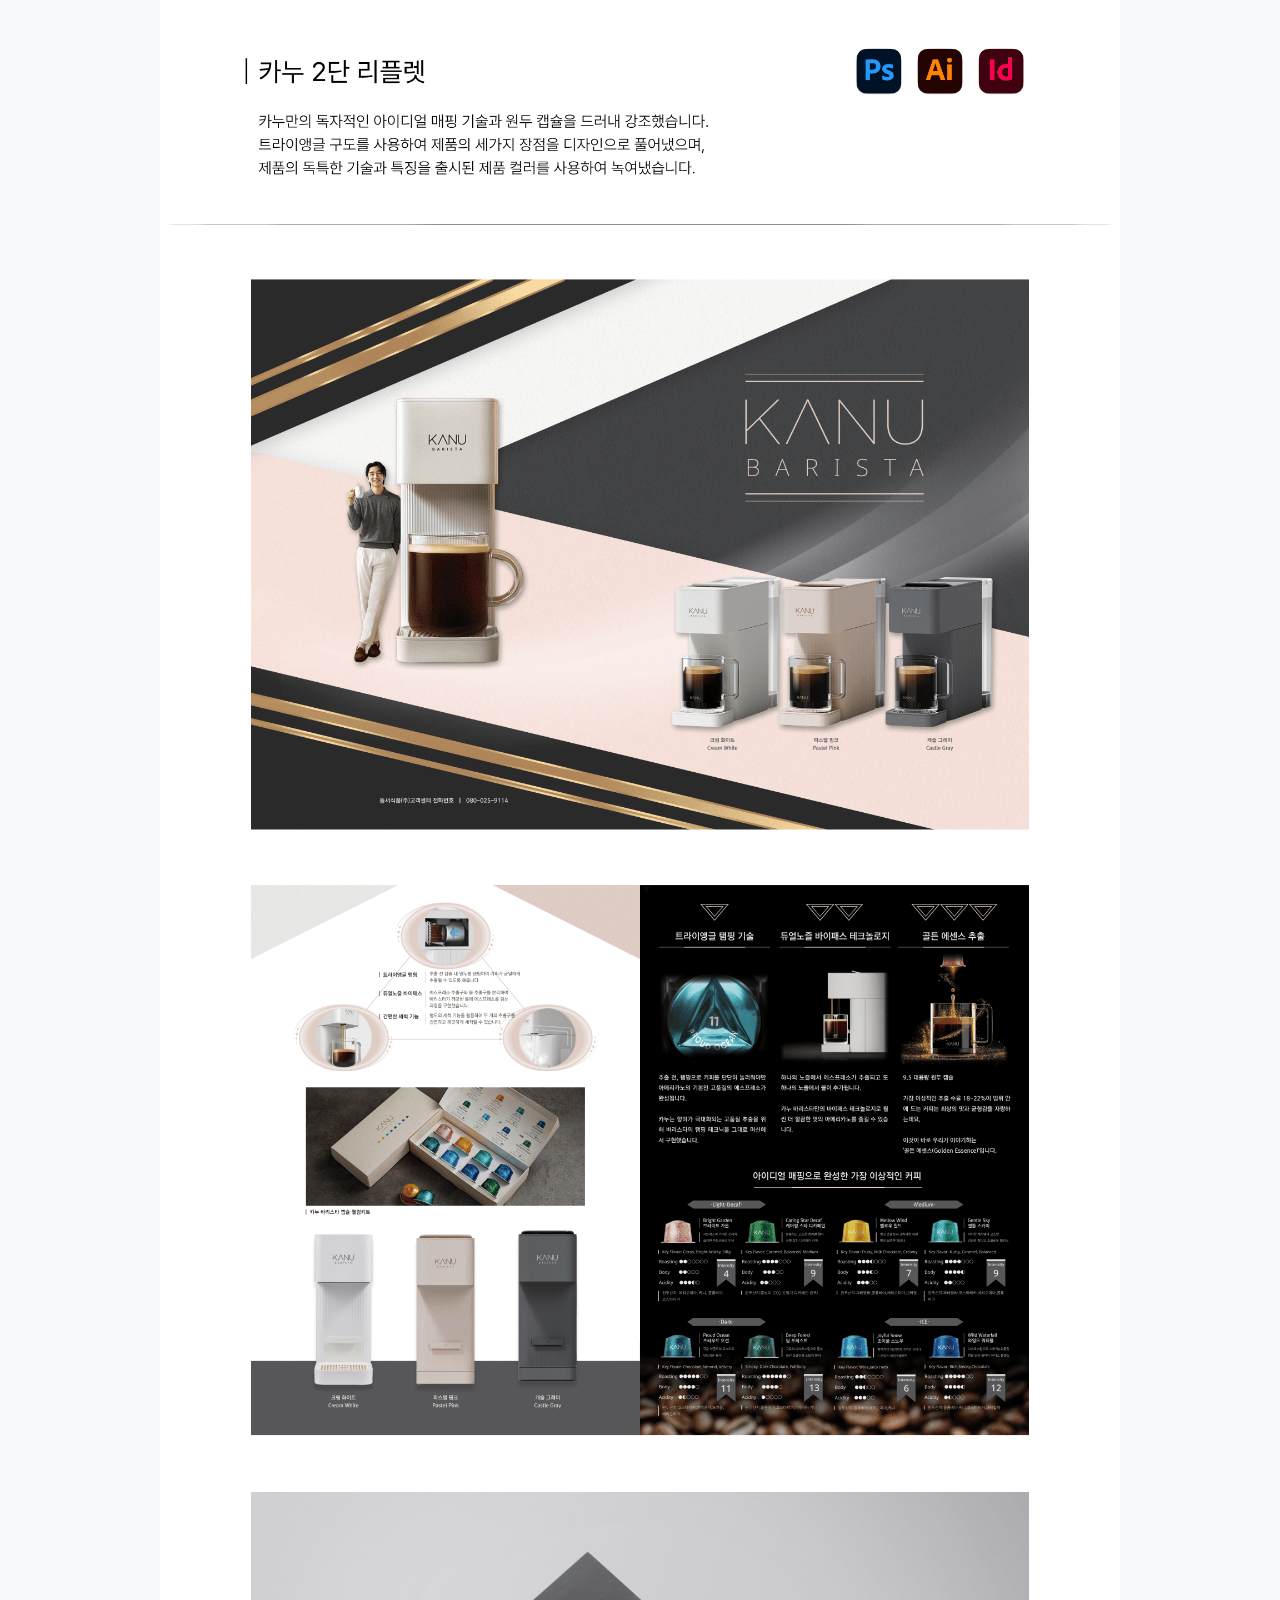
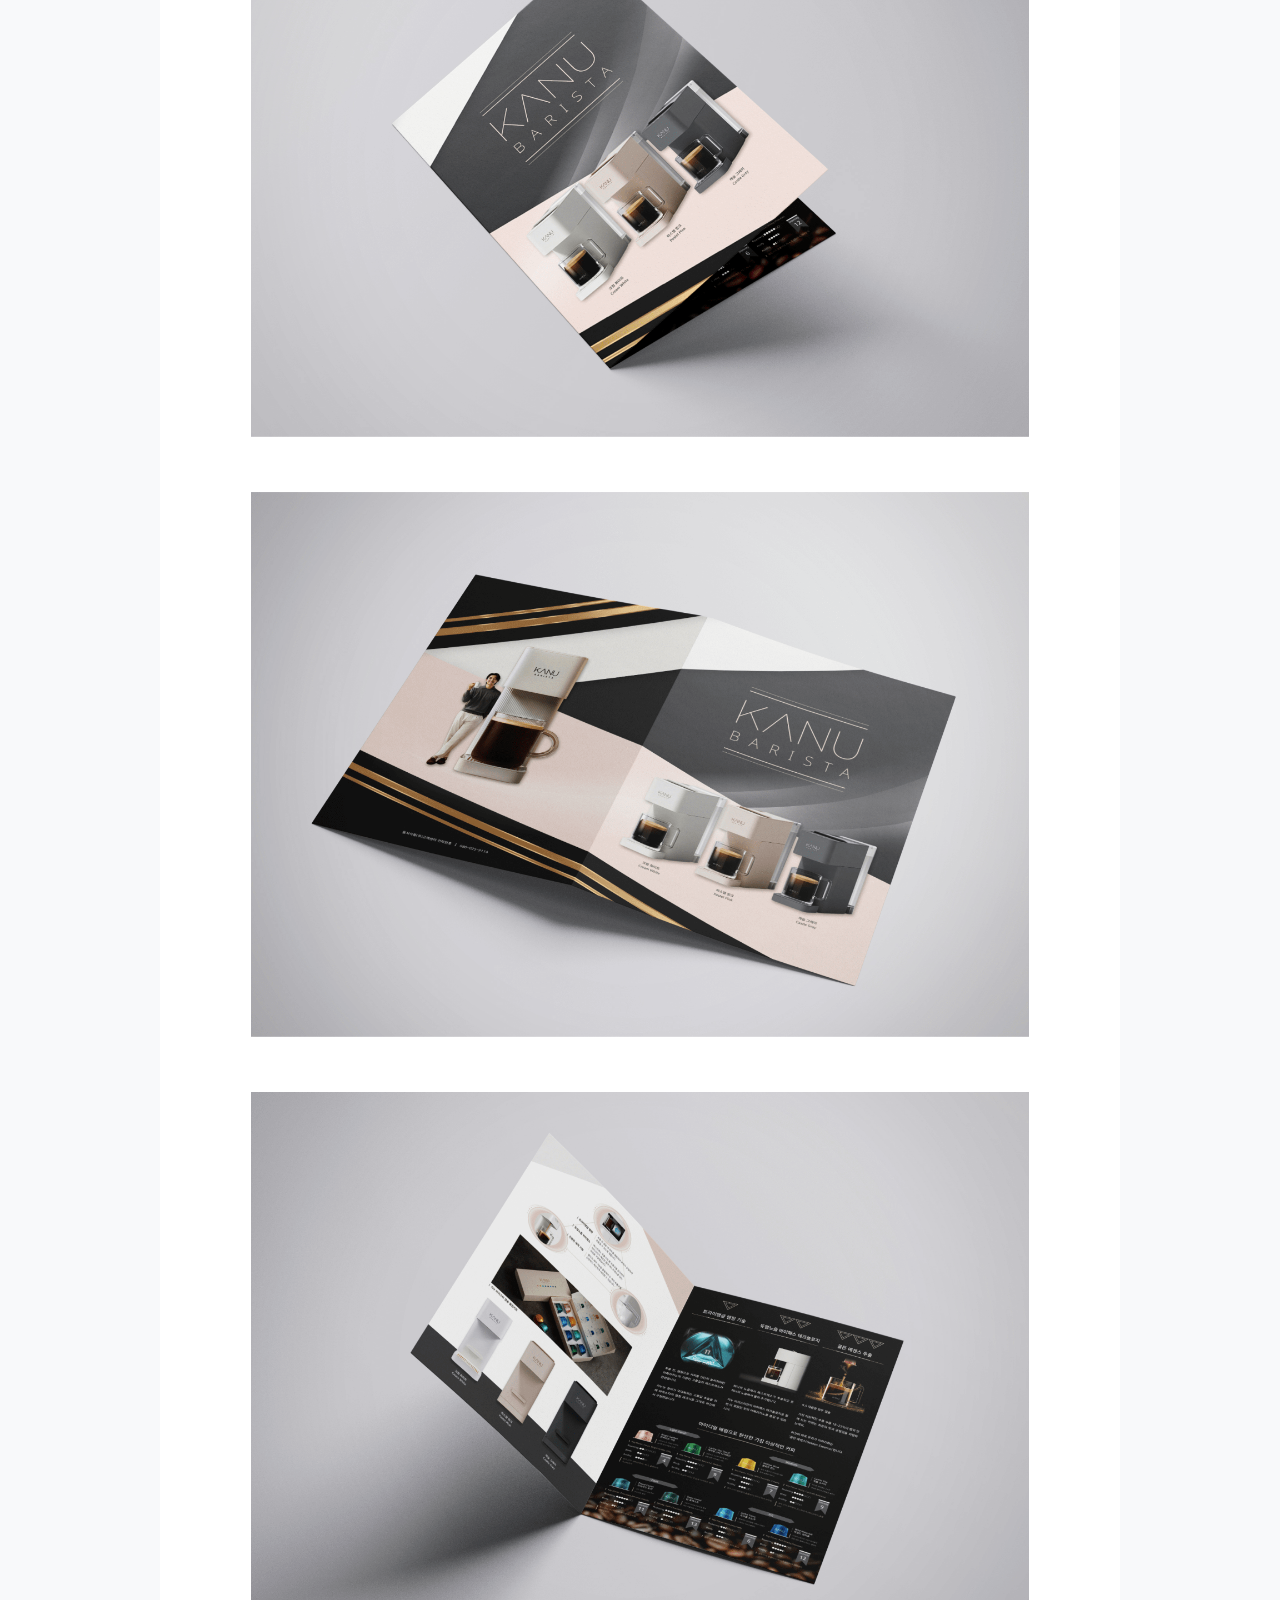
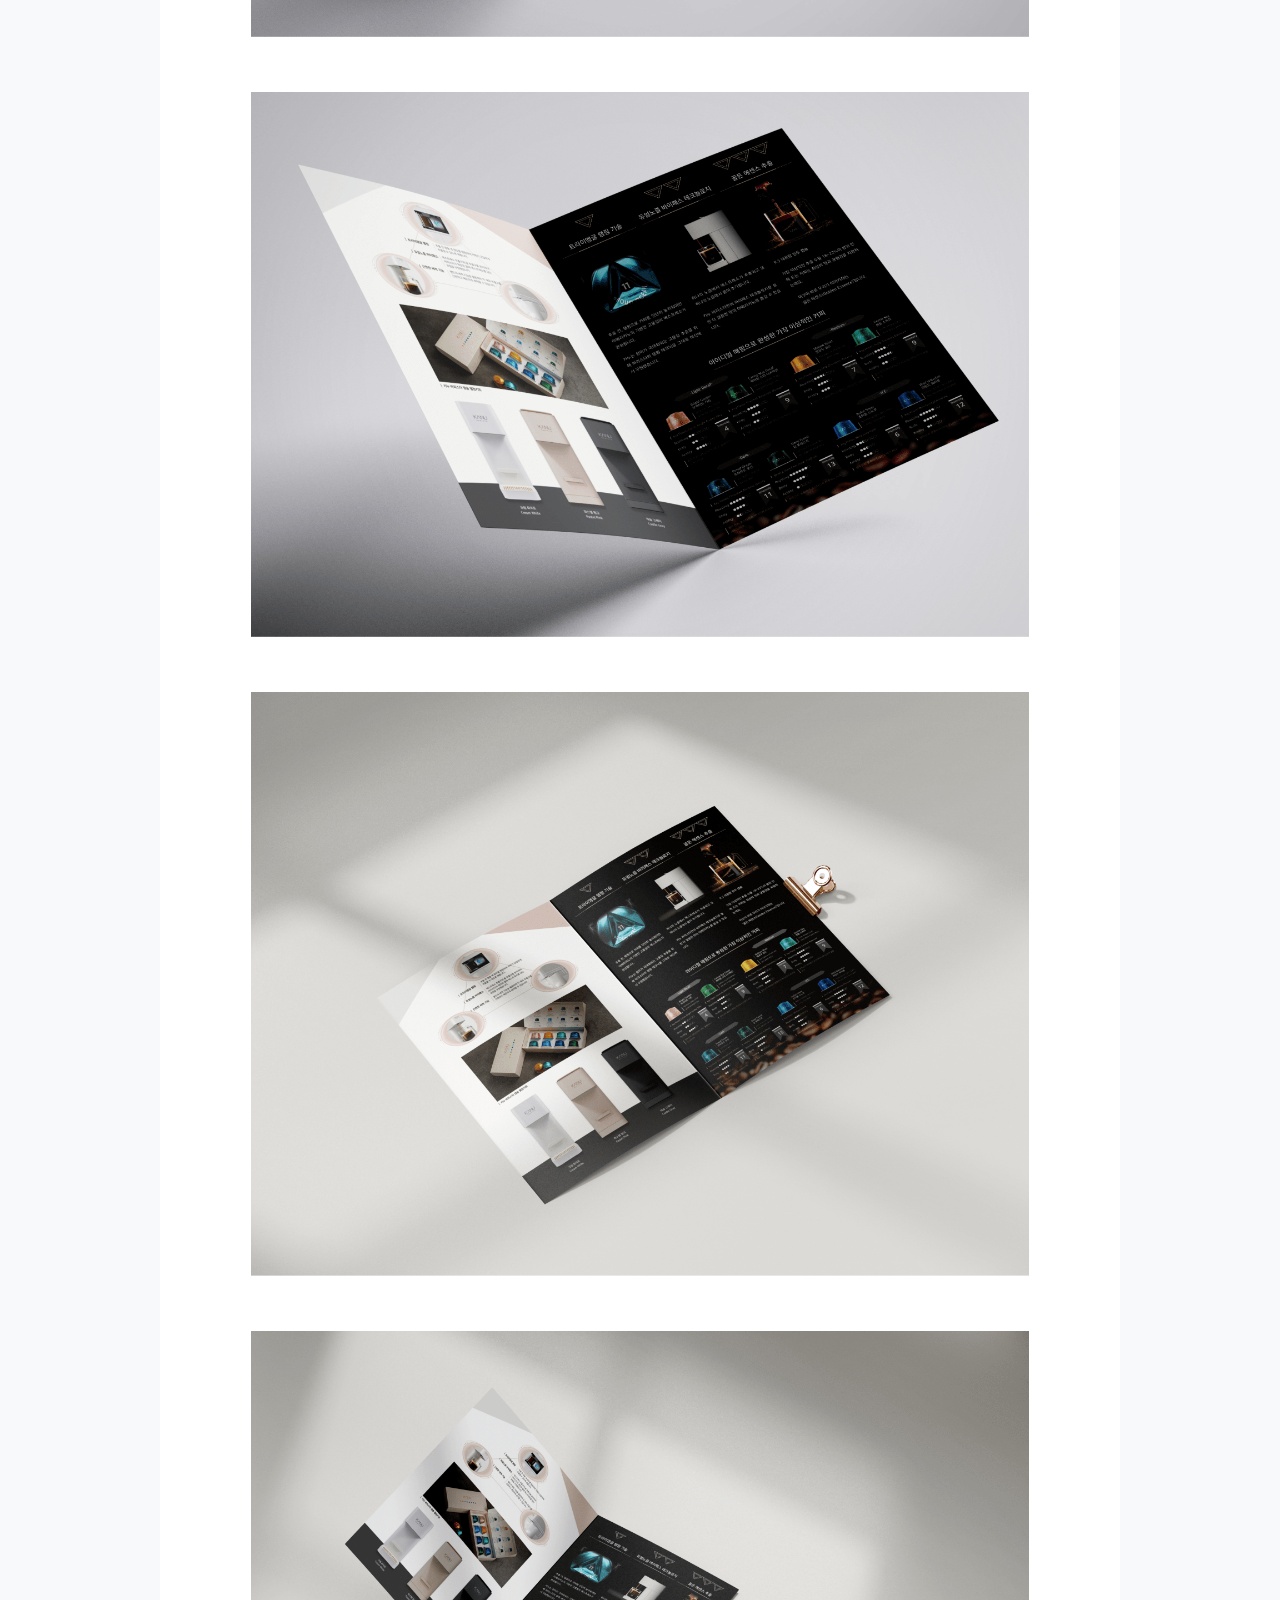
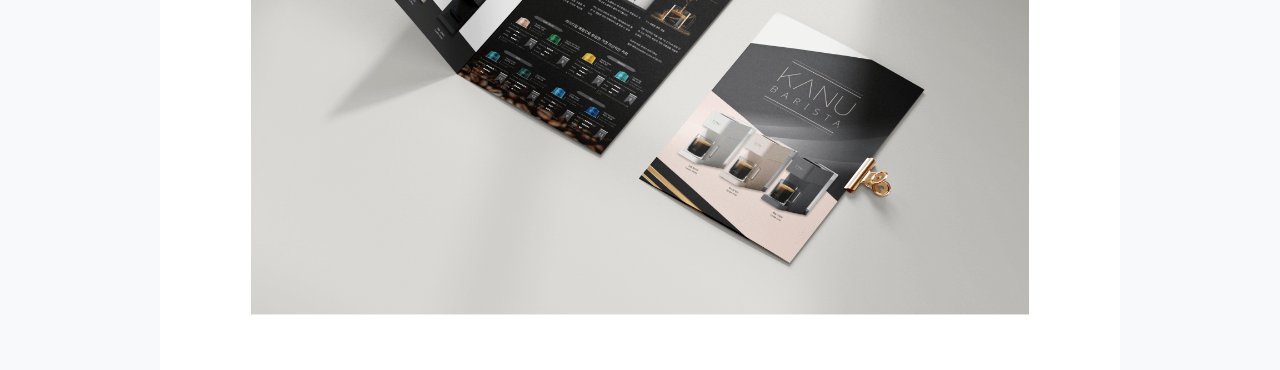
<file: sub8.html>
<!DOCTYPE html>
<html lang="en">
<head>
    <meta charset="UTF-8">
    <meta name="viewport" content="width=device-width, initial-scale=1.0">
    <link rel="stylesheet" href="./css/styles.css">
    <title>카누 2단 리플렛 디자인</title>
</head>
<body>
    <div class="designImg">
        <img src="./assets/img/project08.png" alt="">
    </div>
</body>
</html>
</file>
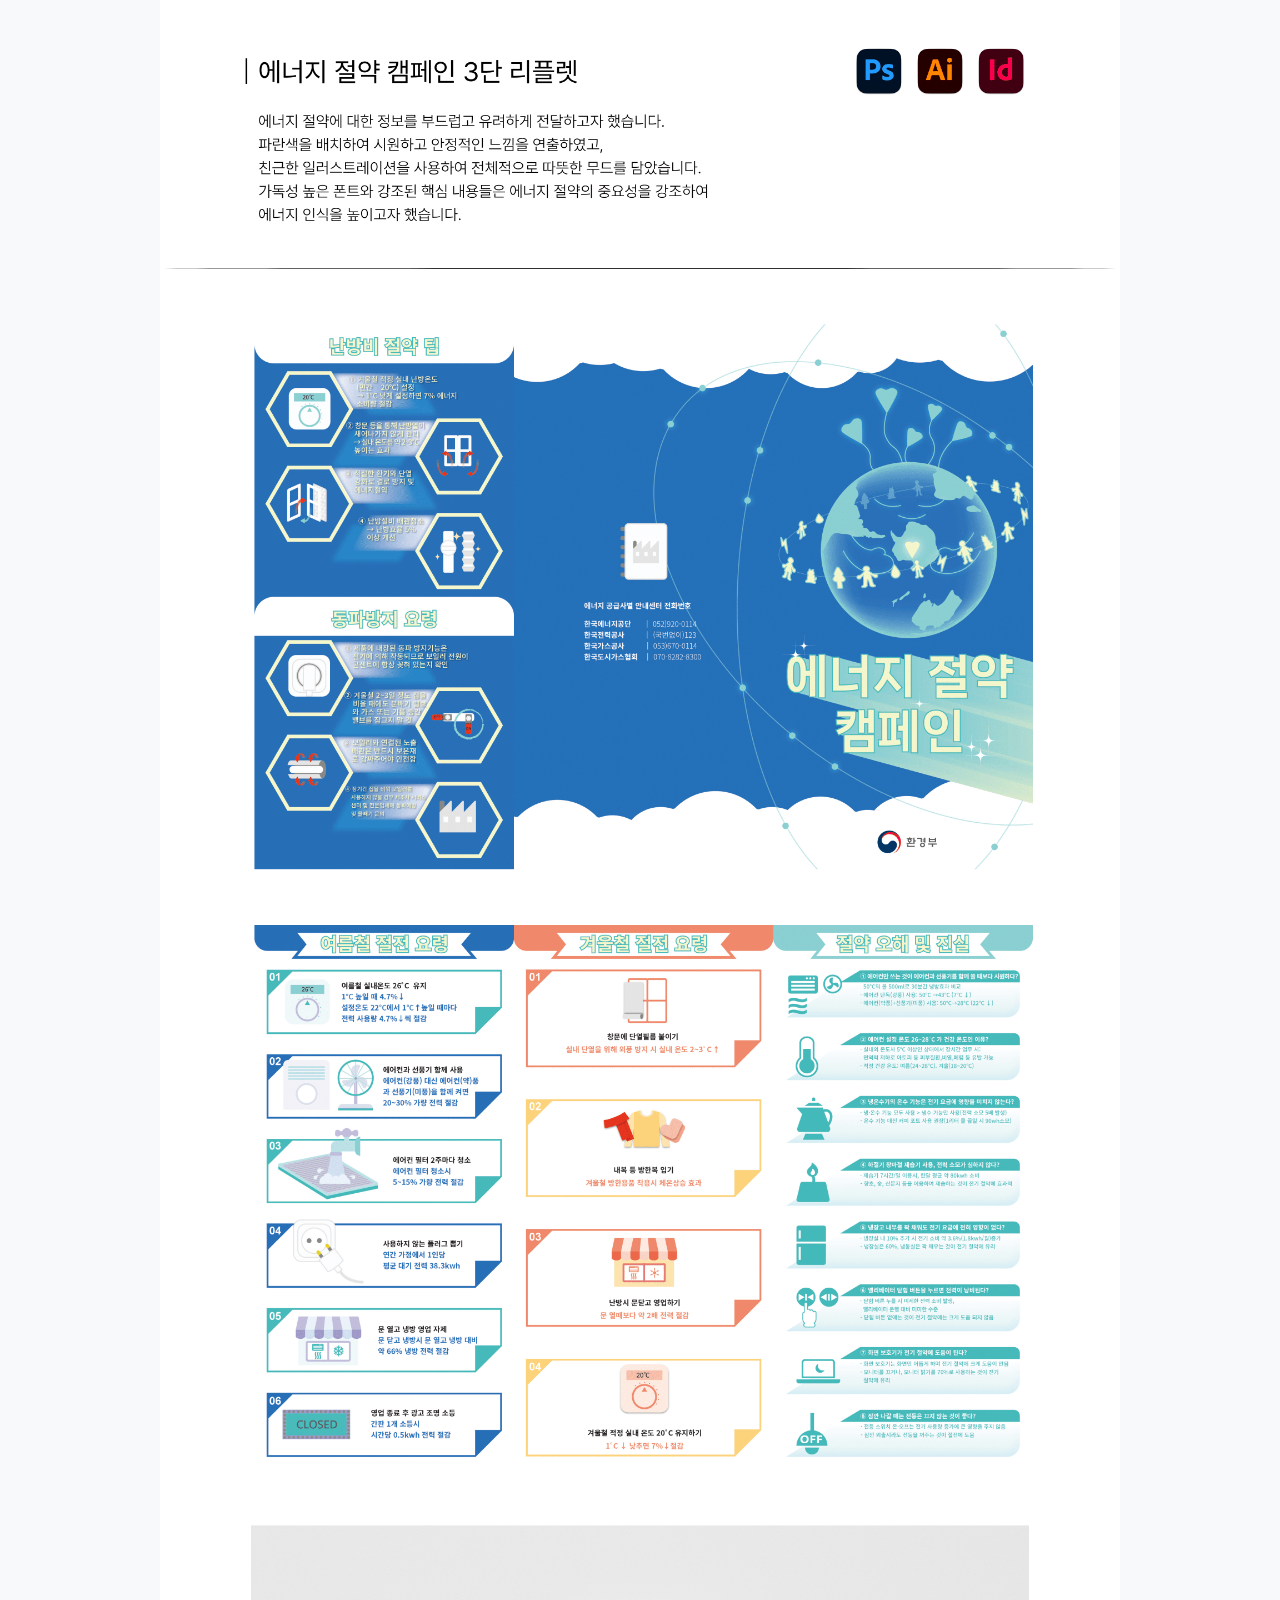
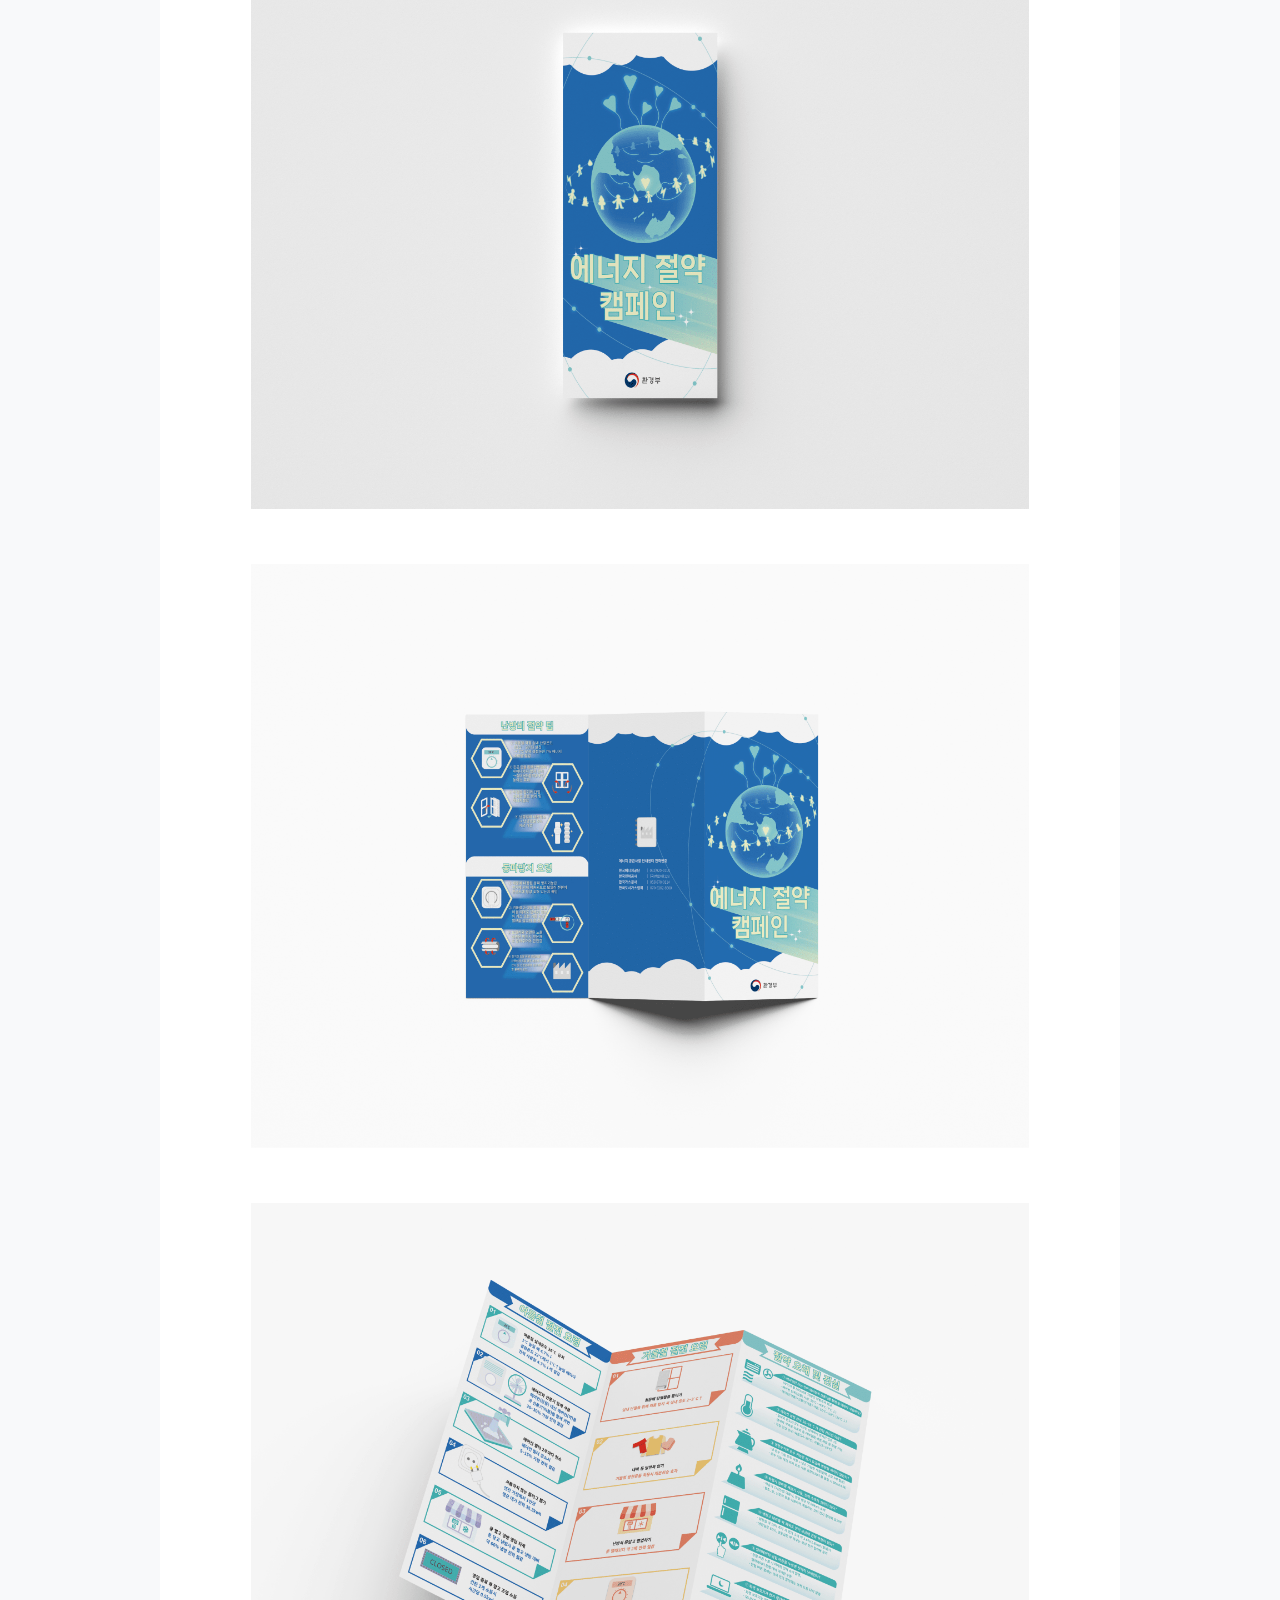
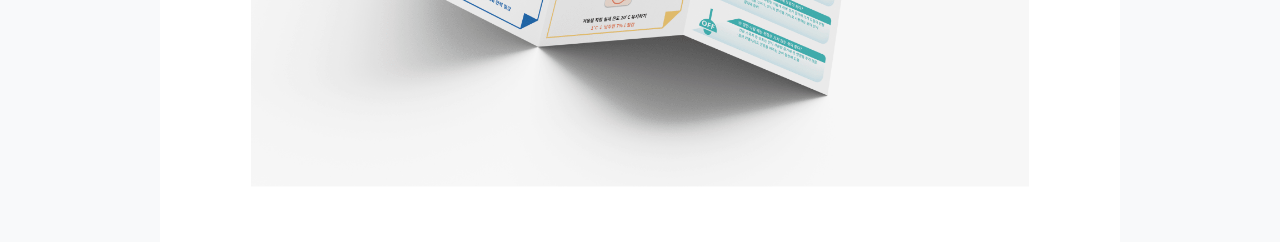
<file: sub9.html>
<!DOCTYPE html>
<html lang="en">
<head>
    <meta charset="UTF-8">
    <meta name="viewport" content="width=device-width, initial-scale=1.0">
    <link rel="stylesheet" href="./css/styles.css">
    <title>에너지절약 3단 리플렛 디자인</title>
</head>
<body>
    <div class="designImg">
        <img src="./assets/img/project09.png" alt="">
    </div>
</body>
</html>
</file>
